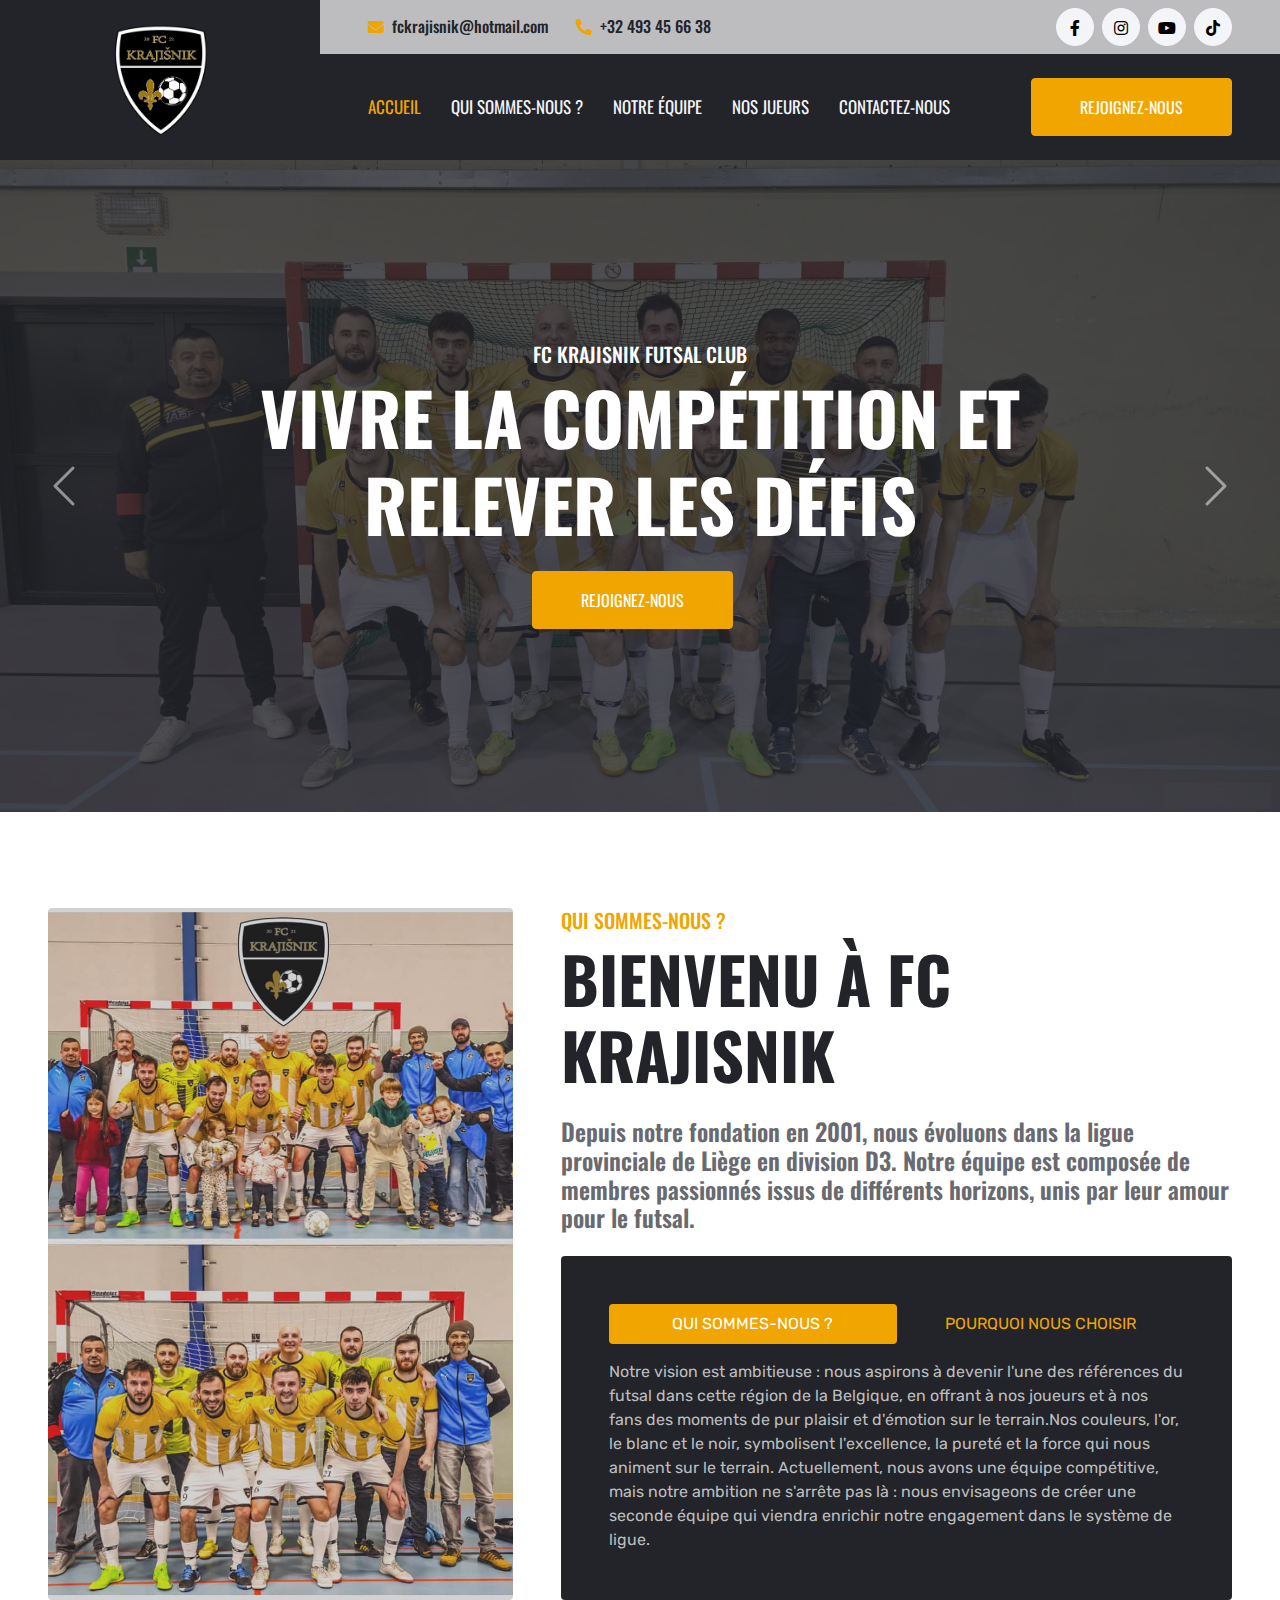
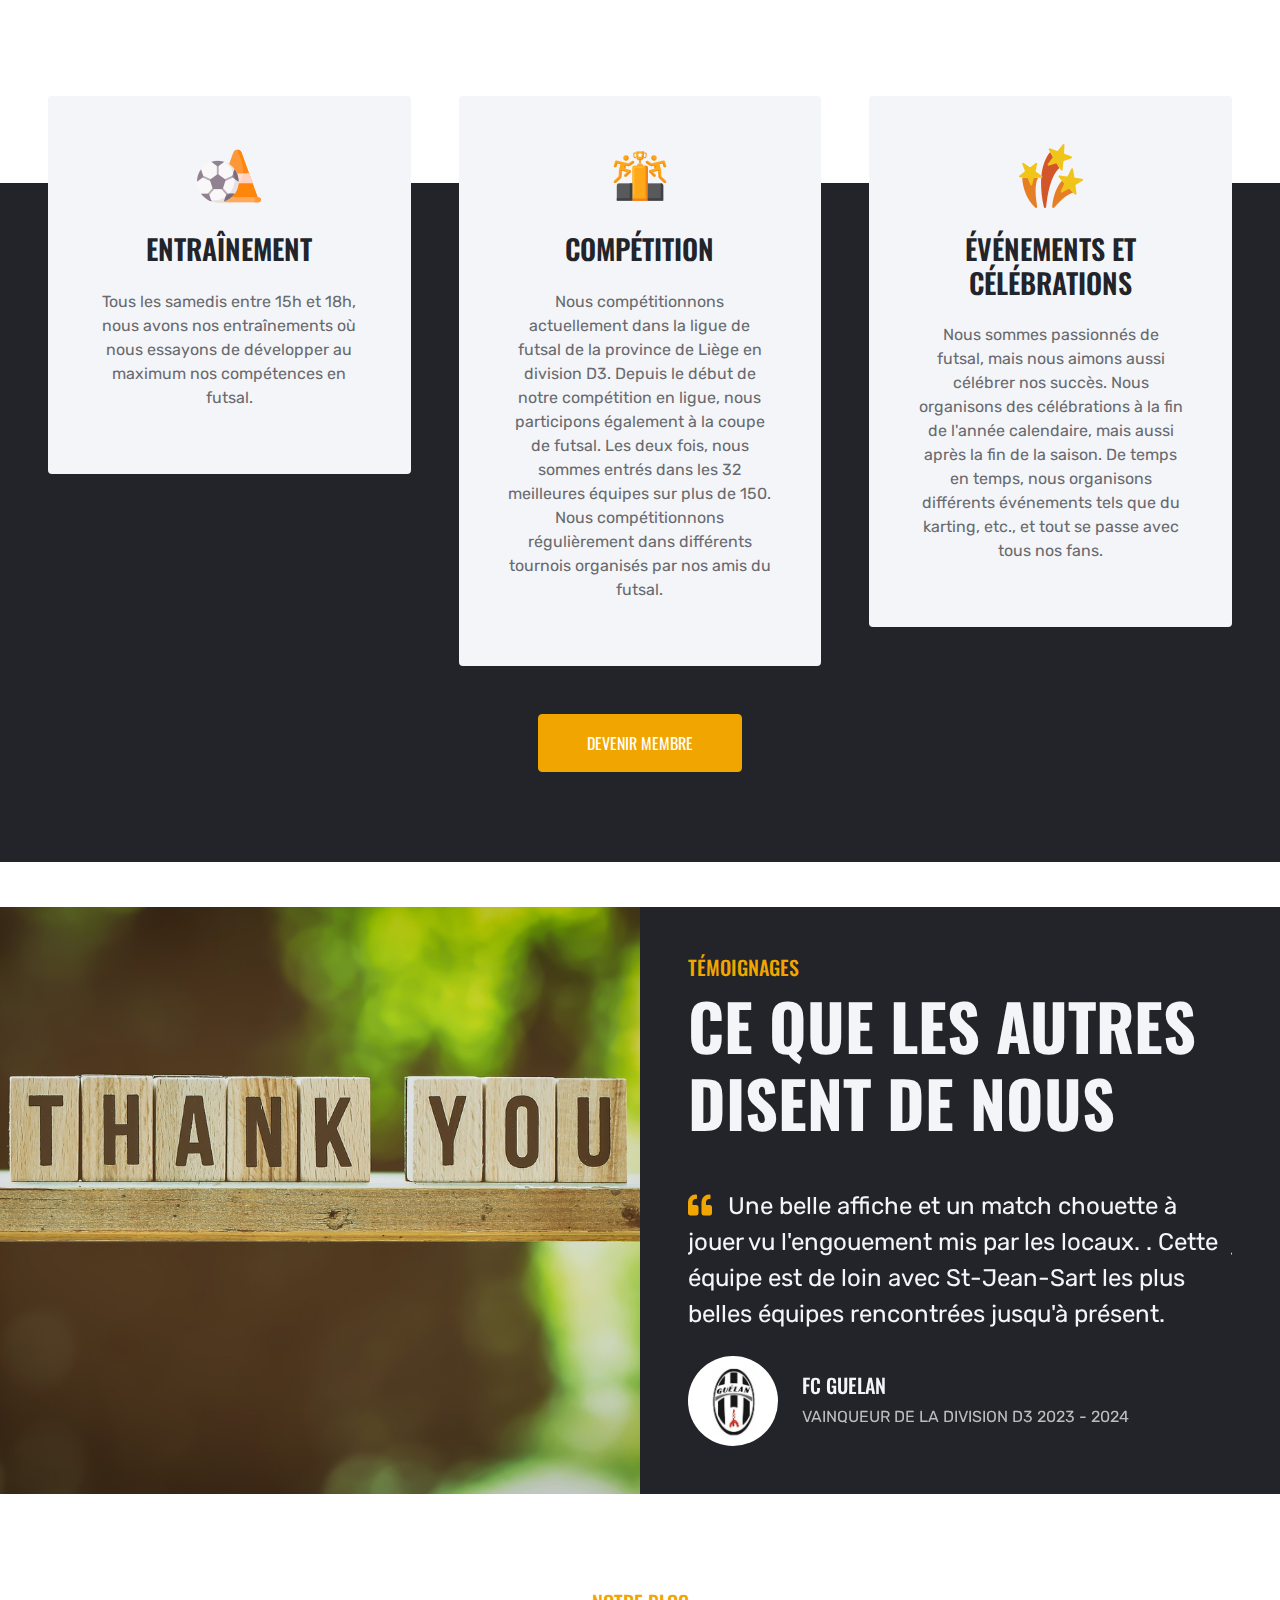
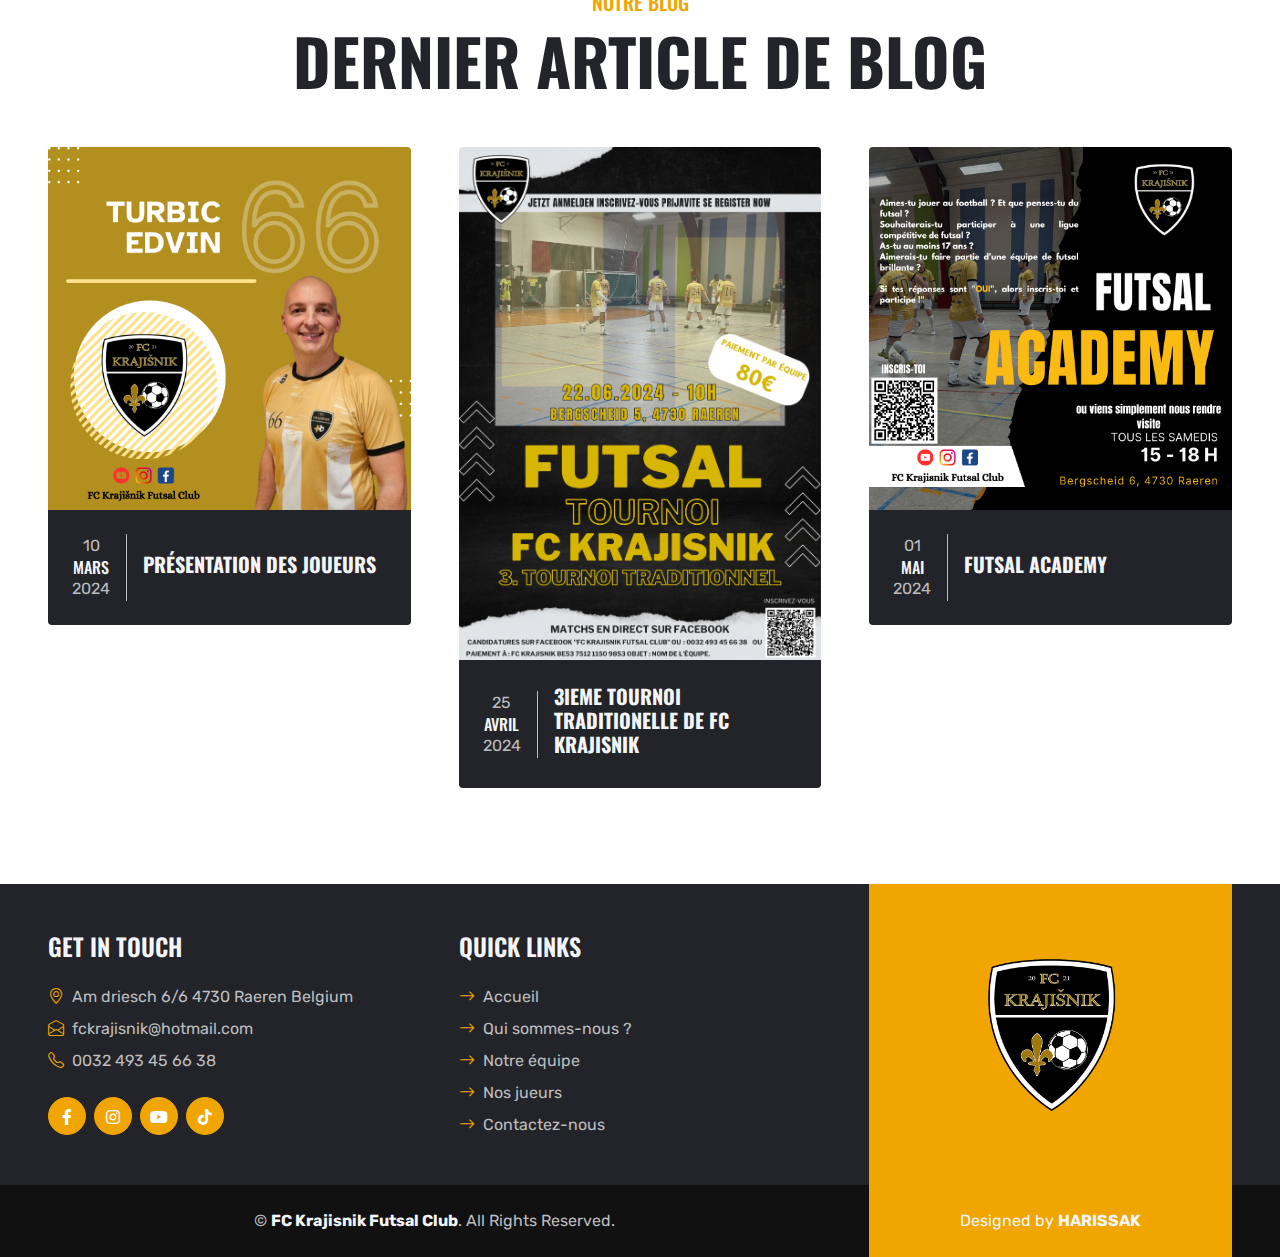
<file: index.html>
<!DOCTYPE html>
<html lang="en">

<head>
    <meta charset="utf-8">
    <title>FC KRAJISNIK Futsal Club</title>
    <meta content="width=device-width, initial-scale=1.0" name="viewport">

    <!-- Favicon -->
    <link href="img/logo.png" rel="icon">

    <!-- Google Web Fonts -->
    <link rel="preconnect" href="https://fonts.gstatic.com">
    <link href="https://fonts.googleapis.com/css2?family=Oswald:wght@400;500;600;700&family=Rubik&display=swap" rel="stylesheet"> 

    <!-- Icon Font Stylesheet -->
    <link href="https://cdnjs.cloudflare.com/ajax/libs/font-awesome/5.15.0/css/all.min.css" rel="stylesheet">
    <link href="https://cdn.jsdelivr.net/npm/bootstrap-icons@1.4.1/font/bootstrap-icons.css" rel="stylesheet">
    <link href="lib/flaticon/font/flaticon.css" rel="stylesheet">

    <!-- Libraries Stylesheet -->
    <link href="lib/owlcarousel/assets/owl.carousel.min.css" rel="stylesheet">

    <!-- Customized Bootstrap Stylesheet -->
    <link href="css/bootstrap.min.css" rel="stylesheet">

    <!-- Template Stylesheet -->
    <link href="css/style.css" rel="stylesheet">
</head>

<body>
    <!-- Header Start -->
    <div class="container-fluid bg-dark px-0">
        <div class="row gx-0">
            <div class="col-lg-3 bg-dark d-none d-lg-block">
                <a href="index.html" class="navbar-brand w-100 h-100 m-0 p-0 d-flex align-items-center justify-content-center">
                    <!-- <h1 class="m-0 display-4 text-primary text-uppercase">FC KRAJISNIK </h1> -->
                    <img class="logo-navbar" src="img/logo.png">
                </a>
            </div>
            <div class="col-lg-9">
                <div class="row gx-0 bg-secondary d-none d-lg-flex">
                    <div class="col-lg-7 px-5 text-start">
                        <div class="h-100 d-inline-flex align-items-center py-2 me-4">
                            <i class="fa fa-envelope text-primary me-2"></i>
                            <h6 class="mb-0">fckrajisnik@hotmail.com</h6>
                        </div>
                        <div class="h-100 d-inline-flex align-items-center py-2">
                            <i class="fa fa-phone-alt text-primary me-2"></i>
                            <h6 class="mb-0">+32 493 45 66 38</h6>
                        </div>
                    </div>
                    <div class="col-lg-5 px-5 text-end">
                        <div class="d-inline-flex align-items-center py-2">
                            <a class="btn btn-light btn-square rounded-circle me-2" href="https://www.facebook.com/profile.php?id=100076185484762">
                                <i class="fab fa-facebook-f"></i>
                            </a>
                            <a class="btn btn-light btn-square rounded-circle me-2" href="https://www.instagram.com/fc_krajisnik/">
                                <i class="fab fa-instagram"></i>
                            </a>
                            <a class="btn btn-light btn-square rounded-circle me-2" href="https://www.youtube.com/@fckrajisnik1203">
                                <i class="fab fa-youtube"></i>
                            </a>                            
                            <a class="btn btn-light btn-square rounded-circle" href="https://www.tiktok.com/@fckrajisnik"> 
                                <i class="fab fa-tiktok"></i> 
                            </a>
                        </div>
                    </div>
                </div>
                <nav class="navbar navbar-expand-lg bg-dark navbar-dark p-3 p-lg-0 px-lg-5">
                    <a href="index.html" class="menu-mobile navbar-brand d-block d-lg-none">
                        <!-- <h1 class="m-0 display-4 text-primary text-uppercase">FC KRAJISNIK</h1> -->
                        <img class="mobile-logo" src="img/logo.png">
                    </a>
                    <button type="button" class="navbar-toggler" data-bs-toggle="collapse" data-bs-target="#navbarCollapse">
                        <span class="navbar-toggler-icon"></span>
                    </button>
                    <div class="collapse navbar-collapse justify-content-between" id="navbarCollapse">
                        <div class="navbar-nav mr-auto py-0">
                            <a href="index.html" class="nav-item nav-link active">Accueil</a>
                            <a href="about.html" class="nav-item nav-link">Qui sommes-nous ?</a>
                            <a href="team.html" class="nav-item nav-link">Notre équipe</a>
                            <a href="players.html" class="nav-item nav-link">Nos jueurs</a>
                            <a href="contact.html" class="nav-item nav-link">Contactez-nous</a>
                        </div>
                        <a href="contact.html" class="btn btn-primary py-md-3 px-md-5 d-none d-lg-block">Rejoignez-nous</a>
                    </div>
                </nav>
            </div>
        </div>
    </div>
    <!-- Header End -->


    <!-- Carousel Start -->
    <div class="container-fluid p-0 mb-5">
        <div id="header-carousel" class="carousel slide" data-bs-ride="carousel">
            <div class="carousel-inner">
                <div class="carousel-item active">
                    <img class="w-100" src="img/match.jpg" alt="Image">
                    <div class="carousel-caption d-flex flex-column align-items-center justify-content-center">
                        <div class="p-3" style="max-width: 900px;">
                            <h5 class="text-white text-uppercase">FC Krajisnik Futsal Club</h5>
                            <h1 class="display-2 text-white text-uppercase mb-md-4">Vivre la compétition et relever les défis</h1>
                            <a href="contact.html" class="btn btn-primary py-md-3 px-md-5 me-3">Rejoignez-nous</a>
                        </div>
                    </div>
                </div>
                <div class="carousel-item">
                    <img class="w-100" src="img/training.jpg" alt="Image">
                    <div class="carousel-caption d-flex flex-column align-items-center justify-content-center">
                        <div class="p-3" style="max-width: 900px;">
                            <h5 class="text-white text-uppercase">FC Krajisnik Futsal Club</h5>
                            <h1 class="display-2 text-white text-uppercase mb-md-4">Apprendre et devenir le meilleur en futsal</h1>
                            <a href="contact.html" class="btn btn-primary py-md-3 px-md-5 me-3">Rejoignez-nous</a>
                        </div>
                    </div>
                </div>
                <div class="carousel-item">
                    <img class="w-100" src="img/winner.jpg" alt="Image">
                    <div class="carousel-caption d-flex flex-column align-items-center justify-content-center">
                        <div class="p-3" style="max-width: 900px;">
                            <h5 class="text-white text-uppercase">FC Krajisnik Futsal Club</h5>
                            <h1 class="display-2 text-white text-uppercase mb-md-4">Remporter les trophées</h1>
                            <a href="contact.html" class="btn btn-primary py-md-3 px-md-5 me-3">Rejoignez-nous</a>
                        </div>
                    </div>
                </div>
            </div>
            <button class="carousel-control-prev" type="button" data-bs-target="#header-carousel"
                data-bs-slide="prev">
                <span class="carousel-control-prev-icon" aria-hidden="true"></span>
                <span class="visually-hidden">Previous</span>
            </button>
            <button class="carousel-control-next" type="button" data-bs-target="#header-carousel"
                data-bs-slide="next">
                <span class="carousel-control-next-icon" aria-hidden="true"></span>
                <span class="visually-hidden">Next</span>
            </button>
        </div>
    </div>
    <!-- Carousel End -->


    <!-- About Start -->
    <div class="container-fluid p-5">
        <div class="row gx-5">
            <div class="col-lg-5 mb-5 mb-lg-0 no-image-mobile" style="min-height: 500px;">
                <div class="position-relative h-100">
                    <img class="position-absolute w-100 h-100 rounded" src="img/about.jpg" style="object-fit: cover;">
                </div>
            </div>
            <div class="col-lg-7">
                <div class="mb-4">
                    <h5 class="text-primary text-uppercase">Qui sommes-nous ?</h5>
                    <h1 class="display-3 text-uppercase mb-0">Bienvenu à FC Krajisnik</h1>
                </div>
                <h4 class="text-body mb-4">Depuis notre fondation en 2001, nous évoluons dans la ligue provinciale de Liège en division D3. Notre équipe est composée de membres passionnés issus de différents horizons, unis par leur amour pour le futsal.</h4>
                 <div class="rounded bg-dark p-5">
                    <ul class="nav nav-pills justify-content-between mb-3">
                        <li class="nav-item w-50">
                            <a class="nav-link text-uppercase text-center w-100 active" data-bs-toggle="pill" href="#pills-1">Qui sommes-nous ?</a>
                        </li>
                        <li class="nav-item w-50">
                                <a class="nav-link text-uppercase text-center w-100" data-bs-toggle="pill" href="#pills-2">Pourquoi Nous Choisir</a>
                        </li>
                    </ul>
                    <div class="tab-content">
                        <div class="tab-pane fade show active" id="pills-1">
                            <p class="text-secondary mb-0">Notre vision est ambitieuse : nous aspirons à devenir l'une des références du futsal dans cette région de la Belgique, en offrant à nos joueurs et à nos fans des moments de pur plaisir et d'émotion sur le terrain.Nos couleurs, l'or, le blanc et le noir, symbolisent l'excellence, la pureté et la force qui nous animent sur le terrain. Actuellement, nous avons une équipe compétitive, mais notre ambition ne s'arrête pas là : nous envisageons de créer une seconde équipe qui viendra enrichir notre engagement dans le système de ligue.</p>
                        </div>
                        <div class="tab-pane fade" id="pills-2">
                            <p class="text-secondary mb-0">Nous sommes une équipe jeune et ambitieuse, aspirant à devenir la référence dans notre discipline. Nos rendez-vous hebdomadaires sur le terrain, que ce soient les matchs palpitants ou les entraînements intenses, témoignent de notre engagement indéfectible envers notre passion. Mais au-delà du futsal, c'est notre union et notre solidarité qui font notre force. Nous formons une véritable famille, où chacun apporte sa contribution à notre quête commune de succès. Ensemble, nous rêvons grand et nous travaillons dur pour concrétiser nos ambitions, convaincus que rien ne peut nous arrêter lorsque nous sommes unis.</p>
                        </div>
                    </div>
                </div>
            </div>
        </div>
    </div>
    <!-- About End -->


    <!-- Programe Start -->
    <div class="container-fluid programe position-relative px-5 mt-5" style="margin-bottom: 135px;">
        <div class="row g-5 gb-5">
            <div class="col-lg-4 col-md-6">
                <div class="bg-light rounded text-center p-5">
                    <img src="/lib/soccer.png"></img>
                    <h3 class="text-uppercase my-4">Entraînement</h3>
                    <p>Tous les samedis entre 15h et 18h, nous avons nos entraînements où nous essayons de développer au maximum nos compétences en futsal.</p>
                </div>
            </div>
            <div class="col-lg-4 col-md-6">
                <div class="bg-light rounded text-center p-5">
                    <img src="/lib/competition.png"></img>
                    <h3 class="text-uppercase my-4">Compétition</h3>
                    <p>Nous compétitionnons actuellement dans la ligue de futsal de la province de Liège en division D3. Depuis le début de notre compétition en ligue, nous participons également à la coupe de futsal. Les deux fois, nous sommes entrés dans les 32 meilleures équipes sur plus de 150. Nous compétitionnons régulièrement dans différents tournois organisés par nos amis du futsal.</p>
                </div>
            </div>
            <div class="col-lg-4 col-md-6">
                <div class="bg-light rounded text-center p-5">
                    <img src="/lib/party.png"></img>
                    <h3 class="text-uppercase my-4">Événements et Célébrations</h3>
                    <p>Nous sommes passionnés de futsal, mais nous aimons aussi célébrer nos succès. Nous organisons des célébrations à la fin de l'année calendaire, mais aussi après la fin de la saison. De temps en temps, nous organisons différents événements tels que du karting, etc., et tout se passe avec tous nos fans.</p>
                </div>
            </div>
            <div class="col-lg-12 col-md-6 text-center">
                <a href="contact.html" class="btn btn-primary py-3 px-5">Devenir Membre</a>
            </div>
        </div>
    </div>
    <!-- Programe Start -->    


    <!-- Testimonial Start -->
    <div class="container-fluid p-0 my-5">
        <div class="row g-0">
            <div class="col-lg-6 no-image-mobile" style="min-height: 500px;">
                <div class="position-relative h-100">
                    <img class="position-absolute w-100 h-100" src="img/thankyou.jpg" style="object-fit: cover;">
                </div>
            </div>
            <div class="col-lg-6 bg-dark p-5">
                <div class="mb-5">
                    <h5 class="text-primary text-uppercase">Témoignages</h5>
                    <h1 class="display-3 text-uppercase text-light mb-0">Ce Que Les Autres Disent De Nous</h1>
                </div>
                <div class="owl-carousel testimonial-carousel">
                    <div class="testimonial-item">
                        <p class="fs-4 fw-normal text-light mb-4"><i class="fa fa-quote-left text-primary me-3"></i>Une belle affiche et un match chouette à jouer vu l'engouement mis par les locaux. . Cette équipe est de loin avec St-Jean-Sart les plus belles équipes rencontrées jusqu'à présent.</p>
                        <div class="d-flex align-items-center">
                            <img class="img-fluid rounded-circle" src="img/fcguelan.jpg" alt="">
                            <div class="ps-4">
                                <h5 class="text-uppercase text-light">FC Guelan</h5>
                                <span class="text-uppercase text-secondary">Vainqueur de la division D3 2023 - 2024</span>
                            </div>
                        </div>
                    </div>
                  
                </div>
            </div>
        </div>
    </div>
    <!-- Testimonial End -->


    <!-- Blog Start -->
    <div class="container-fluid p-5">
        <div class="mb-5 text-center">
            <h5 class="text-primary text-uppercase">Notre Blog</h5>
            <h1 class="display-3 text-uppercase mb-0">Dernier Article de Blog</h1>
        </div>
        <div class="row g-5">
            <div class="col-lg-4">
                <div class="blog-item">
                    <div class="position-relative overflow-hidden rounded-top">
                        <img class="img-fluid" src="img/presentation.png" alt="">
                    </div>
                    <div class="bg-dark d-flex align-items-center rounded-bottom p-4">
                        <div class="flex-shrink-0 text-center text-secondary border-end border-secondary pe-3 me-3">
                            <span>10</span>
                            <h6 class="text-light text-uppercase mb-0">Mars</h6>
                            <span>2024</span>
                        </div>
                        <a class="h5 text-uppercase text-light" href="">Présentation des joueurs</h4></a>
                    </div>
                </div>
            </div>
            <div class="col-lg-4">
                <div class="blog-item">
                    <div class="position-relative overflow-hidden rounded-top">
                        <img class="img-fluid" src="img/tournoi.png" alt="">
                    </div>
                    <div class="bg-dark d-flex align-items-center rounded-bottom p-4">
                        <div class="flex-shrink-0 text-center text-secondary border-end border-secondary pe-3 me-3">
                            <span>25</span>
                            <h6 class="text-light text-uppercase mb-0">Avril</h6>
                            <span>2024</span>
                        </div>
                        <a class="h5 text-uppercase text-light" href="">3ieme Tournoi Traditionelle de FC Krajisnik</h4></a>
                    </div>
                </div>
            </div>
            <div class="col-lg-4">
                <div class="blog-item">
                    <div class="position-relative overflow-hidden rounded-top">
                        <img class="img-fluid" src="img/academy.png" alt="">
                    </div>
                    <div class="bg-dark d-flex align-items-center rounded-bottom p-4">
                        <div class="flex-shrink-0 text-center text-secondary border-end border-secondary pe-3 me-3">
                            <span>01</span>
                            <h6 class="text-light text-uppercase mb-0">Mai</h6>
                            <span>2024</span>
                        </div>
                        <a class="h5 text-uppercase text-light" href="">FUTSAL ACADEMY</h4></a>
                    </div>
                </div>
            </div>
        </div>
    </div>
    <!-- Blog End -->
    

    <!-- Footer Start -->
    <div class="container-fluid bg-dark text-secondary px-5 mt-5">
        <div class="row gx-5">
            <div class="col-lg-12 col-md-6">
                <div class="row gx-5">
                    <div class="col-lg-4 col-md-12 pt-5 mb-5">
                        <h4 class="text-uppercase text-light mb-4">Get In Touch</h4>
                        <div class="d-flex mb-2">
                            <i class="bi bi-geo-alt text-primary me-2"></i>
                            <p class="mb-0">Am driesch 6/6 4730 Raeren Belgium</p>
                        </div>
                        <div class="d-flex mb-2">
                            <i class="bi bi-envelope-open text-primary me-2"></i>
                            <p class="mb-0">fckrajisnik@hotmail.com</p>
                        </div>
                        <div class="d-flex mb-2">
                            <i class="bi bi-telephone text-primary me-2"></i>
                            <p class="mb-0">0032 493 45 66 38</p>
                        </div>
                        <div class="d-flex mt-4">
                            <a class="btn btn-primary btn-square rounded-circle me-2" href="https://www.facebook.com/profile.php?id=100076185484762"><i class="fab fa-facebook-f"></i></a>
                            <a class="btn btn-primary btn-square rounded-circle me-2" href="https://www.instagram.com/fc_krajisnik/"><i class="fab fa-instagram"></i></a>
                            <a class="btn btn-primary btn-square rounded-circle me-2" href="https://www.youtube.com/@fckrajisnik1203"> <i class="fab fa-youtube"></i> </a>
                            <a class="btn btn-primary btn-square rounded-circle me-2" href="https://www.tiktok.com/@fckrajisnik"> <i class="fab fa-tiktok"></i> </a>
                        </div>
                    </div>
                    <div class="col-lg-4 col-md-12 pt-0 pt-lg-5 mb-5">
                        <h4 class="text-uppercase text-light mb-4">Quick Links</h4>
                        <div class="d-flex flex-column justify-content-start">
                            <a class="text-secondary mb-2" href="index.html"><i class="bi bi-arrow-right text-primary me-2"></i>Accueil</a>
                            <a class="text-secondary mb-2" href="about.html"><i class="bi bi-arrow-right text-primary me-2"></i>Qui sommes-nous ?</a>
                            <a class="text-secondary mb-2" href="team"><i class="bi bi-arrow-right text-primary me-2"></i>Notre équipe</a>
                            <a class="text-secondary mb-2" href="players.html"><i class="bi bi-arrow-right text-primary me-2"></i>Nos jueurs</a>
                            <a class="text-secondary" href="contact.html"><i class="bi bi-arrow-right text-primary me-2"></i>Contactez-nous</a>
                        </div>
                    </div>
                    <div class="col-lg-4 col-md-6">
                        <div class="d-flex flex-column align-items-center justify-content-center text-center h-100 bg-primary p-5">
                            <img class="logo-navbar w-50" src="img/logo.png">
                        </div>
                    </div>
                    
                </div>
            </div>
            
        </div>
    </div>
    <div class="container-fluid py-4 py-lg-0 px-5" style="background: #111111;">
        <div class="row gx-5">
            <div class="col-lg-8">
                <div class="py-lg-4 text-center">
                    <p class="text-secondary mb-0">&copy; <a class="text-light fw-bold" href="#">FC Krajisnik Futsal Club</a>. All Rights Reserved.</p>
                </div>
            </div>
            <div class="col-lg-4">
                <div class="py-lg-4 text-center credit">
                    <p class="text-light mb-0">Designed by <a class="text-light fw-bold" href="https://htmlcodex.com">HARISSAK</a></p>
                </div>
            </div>
        </div>
    </div>
    <!-- Footer End -->


    <!-- Back to Top -->
    <a href="#" class="btn btn-dark py-3 fs-4 back-to-top"><i class="bi bi-arrow-up"></i></a>


    <!-- JavaScript Libraries -->
    <script src="https://code.jquery.com/jquery-3.4.1.min.js"></script>
    <script src="https://cdn.jsdelivr.net/npm/bootstrap@5.0.0/dist/js/bootstrap.bundle.min.js"></script>
    <script src="lib/easing/easing.min.js"></script>
    <script src="lib/waypoints/waypoints.min.js"></script>
    <script src="lib/counterup/counterup.min.js"></script>
    <script src="lib/owlcarousel/owl.carousel.min.js"></script>

    <!-- Template Javascript -->
    <script src="js/main.js"></script>
</body>

</html>
</file>
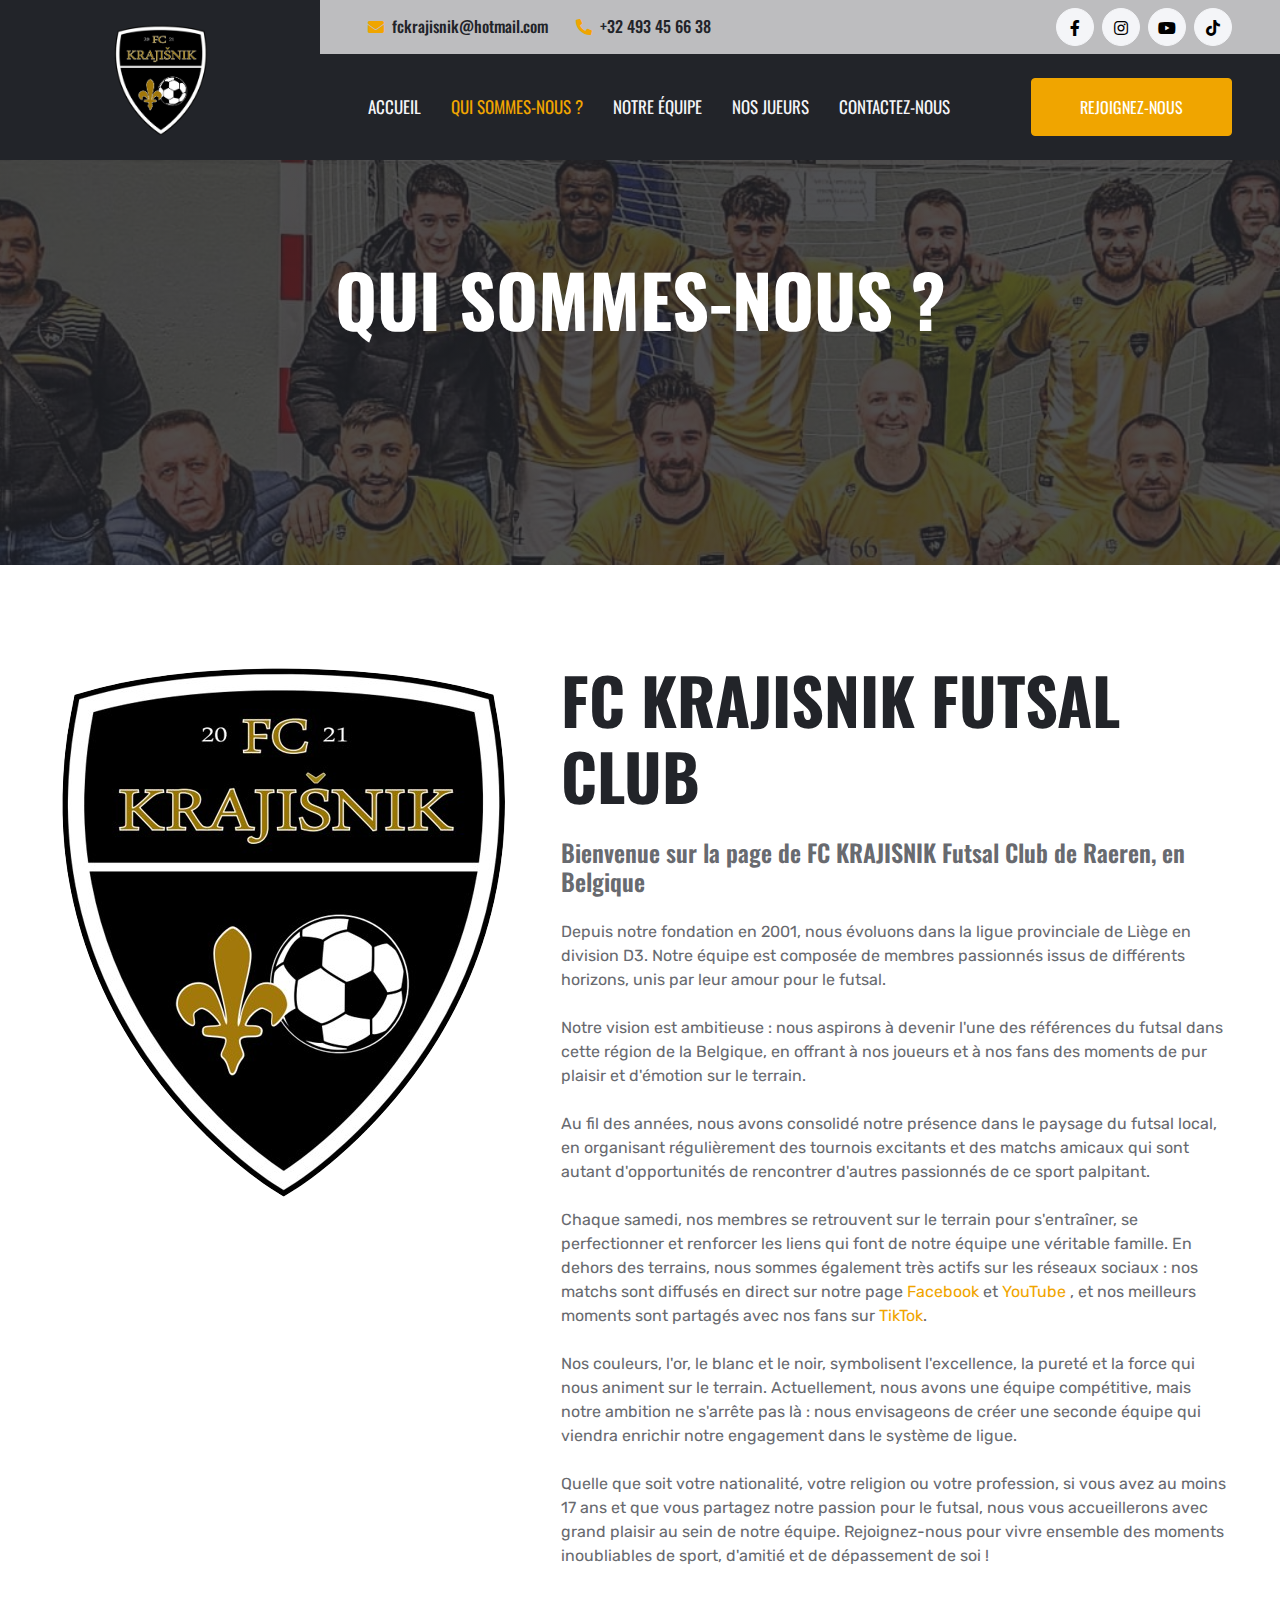
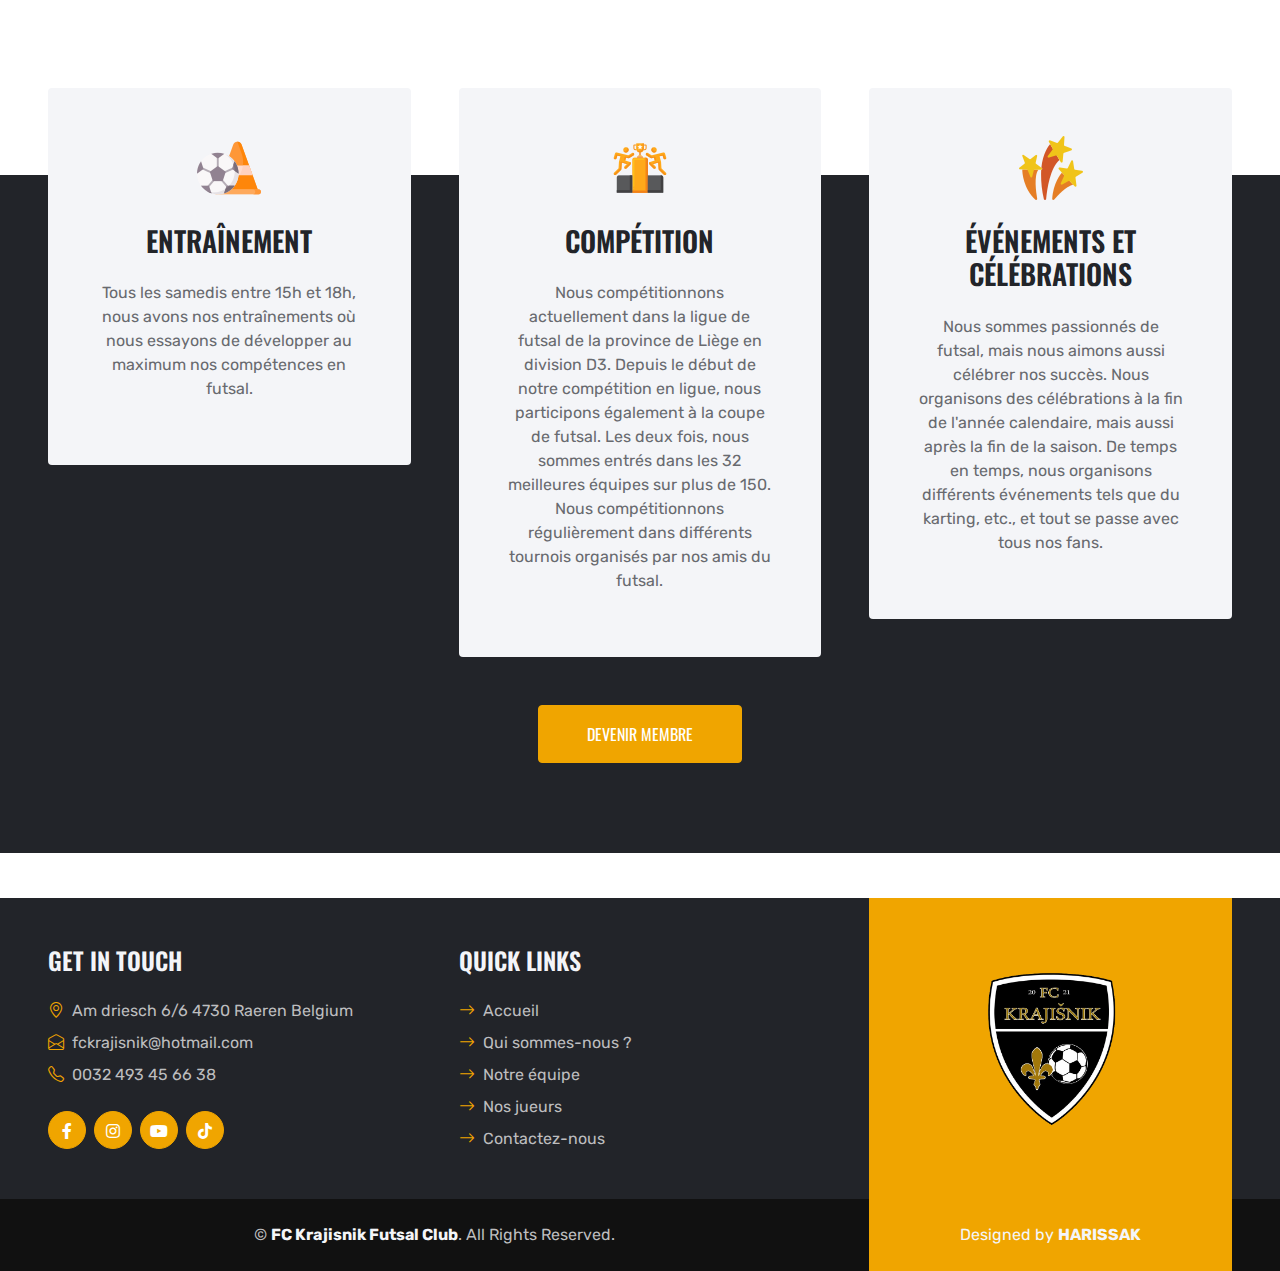
<file: about.html>
<!DOCTYPE html>
<html lang="en">

<head>
    <meta charset="utf-8">
    <title>FC KRAJISNIK Futsal Club</title>
    <meta content="width=device-width, initial-scale=1.0" name="viewport">

    <!-- Favicon -->
    <link href="img/logo.png" rel="icon">

    <!-- Google Web Fonts -->
    <link rel="preconnect" href="https://fonts.gstatic.com">
    <link href="https://fonts.googleapis.com/css2?family=Oswald:wght@400;500;600;700&family=Rubik&display=swap" rel="stylesheet"> 

    <!-- Icon Font Stylesheet -->
    <link href="https://cdnjs.cloudflare.com/ajax/libs/font-awesome/5.15.0/css/all.min.css" rel="stylesheet">
    <link href="https://cdn.jsdelivr.net/npm/bootstrap-icons@1.4.1/font/bootstrap-icons.css" rel="stylesheet">
    <link href="lib/flaticon/font/flaticon.css" rel="stylesheet">

    <!-- Libraries Stylesheet -->
    <link href="lib/owlcarousel/assets/owl.carousel.min.css" rel="stylesheet">

    <!-- Customized Bootstrap Stylesheet -->
    <link href="css/bootstrap.min.css" rel="stylesheet">

    <!-- Template Stylesheet -->
    <link href="css/style.css" rel="stylesheet">
</head>

<body>
    <!-- Header Start -->
    <div class="container-fluid bg-dark px-0">
        <div class="row gx-0">
            <div class="col-lg-3 bg-dark d-none d-lg-block">
                <a href="index.html" class="navbar-brand w-100 h-100 m-0 p-0 d-flex align-items-center justify-content-center">
                    <!-- <h1 class="m-0 display-4 text-primary text-uppercase">FC KRAJISNIK </h1> -->
                    <img class="logo-navbar" src="img/logo.png">
                </a>
            </div>
            <div class="col-lg-9">
                <div class="row gx-0 bg-secondary d-none d-lg-flex">
                    <div class="col-lg-7 px-5 text-start">
                        <div class="h-100 d-inline-flex align-items-center py-2 me-4">
                            <i class="fa fa-envelope text-primary me-2"></i>
                            <h6 class="mb-0">fckrajisnik@hotmail.com</h6>
                        </div>
                        <div class="h-100 d-inline-flex align-items-center py-2">
                            <i class="fa fa-phone-alt text-primary me-2"></i>
                            <h6 class="mb-0">+32 493 45 66 38</h6>
                        </div>
                    </div>
                    <div class="col-lg-5 px-5 text-end">
                        <div class="d-inline-flex align-items-center py-2">
                            <a class="btn btn-light btn-square rounded-circle me-2" href="https://www.facebook.com/profile.php?id=100076185484762">
                                <i class="fab fa-facebook-f"></i>
                            </a>
                            <a class="btn btn-light btn-square rounded-circle me-2" href="https://www.instagram.com/fc_krajisnik/">
                                <i class="fab fa-instagram"></i>
                            </a>
                            <a class="btn btn-light btn-square rounded-circle me-2" href="https://www.youtube.com/@fckrajisnik1203">
                                <i class="fab fa-youtube"></i>
                            </a>                            
                            <a class="btn btn-light btn-square rounded-circle" href="https://www.tiktok.com/@fckrajisnik"> 
                                <i class="fab fa-tiktok"></i> 
                            </a>
                        </div>
                    </div>
                </div>
                <nav class="navbar navbar-expand-lg bg-dark navbar-dark p-3 p-lg-0 px-lg-5">
                    <a href="index.html" class="menu-mobile navbar-brand d-block d-lg-none">
                        <!-- <h1 class="m-0 display-4 text-primary text-uppercase">FC KRAJISNIK</h1> -->
                        <img class="mobile-logo" src="img/logo.png">
                    </a>
                    <button type="button" class="navbar-toggler" data-bs-toggle="collapse" data-bs-target="#navbarCollapse">
                        <span class="navbar-toggler-icon"></span>
                    </button>
                    <div class="collapse navbar-collapse justify-content-between" id="navbarCollapse">
                        <div class="navbar-nav mr-auto py-0">
                            <a href="index.html" class="nav-item nav-link">Accueil</a>
                            <a href="about.html" class="nav-item nav-link active">Qui sommes-nous ?</a>
                            <a href="team.html" class="nav-item nav-link">Notre équipe</a>
                            <a href="players.html" class="nav-item nav-link">Nos jueurs</a>
                            <a href="contact.html" class="nav-item nav-link">Contactez-nous</a>
                        </div>
                        <a href="contact.html" class="btn btn-primary py-md-3 px-md-5 d-none d-lg-block">Rejoignez-nous</a>
                    </div>
                </nav>
            </div>
        </div>
    </div>
    <!-- Header End -->


    <!-- Hero Start -->
    <div class="big-image-navbar container-fluid bg-primary p-5 bg-hero mb-5">
        <div class="row py-5">
            <div class="col-12 text-center">
                <h1 class="display-2 text-uppercase text-white mb-md-4">Qui sommes-nous ?</h1>
            </div>
        </div>
    </div>
    <!-- Hero End -->


    <!-- About Start -->
    <div class="container-fluid p-5">
        <div class="row gx-5">
            <div class="col-lg-5 mb-5 mb-lg-0 no-image-mobile " style="min-height: 500px;">
                <div class="position-relative h-100">
                    <img class="position-absolute rounded" src="img/logo.png" style="object-fit: cover;">
                </div>
            </div>
            <div class="col-lg-7">
                <div class="mb-4">
                    <h1 class="display-3 text-uppercase mb-0">FC KRAJISNIK Futsal Club</h1>
                </div>
                <h4 class="text-body mb-4">Bienvenue sur la page de FC KRAJISNIK Futsal Club de Raeren, en Belgique</h4>
                <p class="mb-4">Depuis notre fondation en 2001, nous évoluons dans la ligue provinciale de Liège en division D3. Notre équipe est composée de membres passionnés issus de différents horizons, unis par leur amour pour le futsal.</p>
                <p class="mb-4">Notre vision est ambitieuse : nous aspirons à devenir l'une des références du futsal dans cette région de la Belgique, en offrant à nos joueurs et à nos fans des moments de pur plaisir et d'émotion sur le terrain.</p>
                <p class="mb-4">Au fil des années, nous avons consolidé notre présence dans le paysage du futsal local, en organisant régulièrement des tournois excitants et des matchs amicaux qui sont autant d'opportunités de rencontrer d'autres passionnés de ce sport palpitant.</p>
                <p class="mb-4">Chaque samedi, nos membres se retrouvent sur le terrain pour s'entraîner, se perfectionner et renforcer les liens qui font de notre équipe une véritable famille. En dehors des terrains, nous sommes également très actifs sur les réseaux sociaux : nos matchs sont diffusés en direct sur notre page <a href=""> Facebook </a> et <a href="">YouTube </a>, et nos meilleurs moments sont partagés avec nos fans sur <a href="">TikTok</a>.</p>
                <p class="mb-4">Nos couleurs, l'or, le blanc et le noir, symbolisent l'excellence, la pureté et la force qui nous animent sur le terrain. Actuellement, nous avons une équipe compétitive, mais notre ambition ne s'arrête pas là : nous envisageons de créer une seconde équipe qui viendra enrichir notre engagement dans le système de ligue.</p>
                <p class="mb-4">Quelle que soit votre nationalité, votre religion ou votre profession, si vous avez au moins 17 ans et que vous partagez notre passion pour le futsal, nous vous accueillerons avec grand plaisir au sein de notre équipe. Rejoignez-nous pour vivre ensemble des moments inoubliables de sport, d'amitié et de dépassement de soi !</p>
               
            </div>
        </div>
    </div>
    <!-- About End -->


    <!-- Programe Start -->
    <div class="container-fluid programe position-relative px-5 mt-5" style="margin-bottom: 135px;">
        <div class="row g-5 gb-5">
            <div class="col-lg-4 col-md-6">
                <div class="bg-light rounded text-center p-5">
                    <img src="/lib/soccer.png"></img>
                    <h3 class="text-uppercase my-4">Entraînement</h3>
                    <p>Tous les samedis entre 15h et 18h, nous avons nos entraînements où nous essayons de développer au maximum nos compétences en futsal.</p>
                </div>
            </div>
            <div class="col-lg-4 col-md-6">
                <div class="bg-light rounded text-center p-5">
                    <img src="/lib/competition.png"></img>
                    <h3 class="text-uppercase my-4">Compétition</h3>
                    <p>Nous compétitionnons actuellement dans la ligue de futsal de la province de Liège en division D3. Depuis le début de notre compétition en ligue, nous participons également à la coupe de futsal. Les deux fois, nous sommes entrés dans les 32 meilleures équipes sur plus de 150. Nous compétitionnons régulièrement dans différents tournois organisés par nos amis du futsal.</p>
                </div>
            </div>
            <div class="col-lg-4 col-md-6">
                <div class="bg-light rounded text-center p-5">
                    <img src="/lib/party.png"></img>
                    <h3 class="text-uppercase my-4">Événements et Célébrations</h3>
                    <p>Nous sommes passionnés de futsal, mais nous aimons aussi célébrer nos succès. Nous organisons des célébrations à la fin de l'année calendaire, mais aussi après la fin de la saison. De temps en temps, nous organisons différents événements tels que du karting, etc., et tout se passe avec tous nos fans.</p>
                </div>
            </div>
            <div class="col-lg-12 col-md-6 text-center">
                <a href="contact.html" class="btn btn-primary py-3 px-5">Devenir Membre</a>
            </div>
        </div>
    </div>
    <!-- Programe Start -->

    <!-- Footer Start -->
     <div class="container-fluid bg-dark text-secondary px-5 mt-5">
        <div class="row gx-5">
            <div class="col-lg-12 col-md-6">
                <div class="row gx-5">
                    <div class="col-lg-4 col-md-12 pt-5 mb-5">
                        <h4 class="text-uppercase text-light mb-4">Get In Touch</h4>
                        <div class="d-flex mb-2">
                            <i class="bi bi-geo-alt text-primary me-2"></i>
                            <p class="mb-0">Am driesch 6/6 4730 Raeren Belgium</p>
                        </div>
                        <div class="d-flex mb-2">
                            <i class="bi bi-envelope-open text-primary me-2"></i>
                            <p class="mb-0">fckrajisnik@hotmail.com</p>
                        </div>
                        <div class="d-flex mb-2">
                            <i class="bi bi-telephone text-primary me-2"></i>
                            <p class="mb-0">0032 493 45 66 38</p>
                        </div>
                        <div class="d-flex mt-4">
                            <a class="btn btn-primary btn-square rounded-circle me-2" href="https://www.facebook.com/profile.php?id=100076185484762"><i class="fab fa-facebook-f"></i></a>
                            <a class="btn btn-primary btn-square rounded-circle me-2" href="https://www.instagram.com/fc_krajisnik/"><i class="fab fa-instagram"></i></a>
                            <a class="btn btn-primary btn-square rounded-circle me-2" href="https://www.youtube.com/@fckrajisnik1203"> <i class="fab fa-youtube"></i> </a>
                            <a class="btn btn-primary btn-square rounded-circle me-2" href="https://www.tiktok.com/@fckrajisnik"> <i class="fab fa-tiktok"></i> </a>
                        </div>
                    </div>
                    <div class="col-lg-4 col-md-12 pt-0 pt-lg-5 mb-5">
                        <h4 class="text-uppercase text-light mb-4">Quick Links</h4>
                        <div class="d-flex flex-column justify-content-start">
                            <a class="text-secondary mb-2" href="index.html"><i class="bi bi-arrow-right text-primary me-2"></i>Accueil</a>
                            <a class="text-secondary mb-2" href="about.html"><i class="bi bi-arrow-right text-primary me-2"></i>Qui sommes-nous ?</a>
                            <a class="text-secondary mb-2" href="team"><i class="bi bi-arrow-right text-primary me-2"></i>Notre équipe</a>
                            <a class="text-secondary mb-2" href="players.html"><i class="bi bi-arrow-right text-primary me-2"></i>Nos jueurs</a>
                            <a class="text-secondary" href="contact.html"><i class="bi bi-arrow-right text-primary me-2"></i>Contactez-nous</a>
                        </div>
                    </div>
                    <div class="col-lg-4 col-md-6">
                        <div class="d-flex flex-column align-items-center justify-content-center text-center h-100 bg-primary p-5">
                            <img class="logo-navbar w-50" src="img/logo.png">
                        </div>
                    </div>
                    
                </div>
            </div>
            
        </div>
    </div>
    <div class="container-fluid py-4 py-lg-0 px-5" style="background: #111111;">
        <div class="row gx-5">
            <div class="col-lg-8">
                <div class="py-lg-4 text-center">
                    <p class="text-secondary mb-0">&copy; <a class="text-light fw-bold" href="#">FC Krajisnik Futsal Club</a>. All Rights Reserved.</p>
                </div>
            </div>
            <div class="col-lg-4">
                <div class="py-lg-4 text-center credit">
                    <p class="text-light mb-0">Designed by <a class="text-light fw-bold" href="https://htmlcodex.com">HARISSAK</a></p>
                </div>
            </div>
        </div>
    </div>
    <!-- Footer End -->


    <!-- Back to Top -->
    <a href="#" class="btn btn-dark py-3 fs-4 back-to-top"><i class="bi bi-arrow-up"></i></a>


    <!-- JavaScript Libraries -->
    <script src="https://code.jquery.com/jquery-3.4.1.min.js"></script>
    <script src="https://cdn.jsdelivr.net/npm/bootstrap@5.0.0/dist/js/bootstrap.bundle.min.js"></script>
    <script src="lib/easing/easing.min.js"></script>
    <script src="lib/waypoints/waypoints.min.js"></script>
    <script src="lib/counterup/counterup.min.js"></script>
    <script src="lib/owlcarousel/owl.carousel.min.js"></script>

    <!-- Template Javascript -->
    <script src="js/main.js"></script>
</body>

</html>
</file>
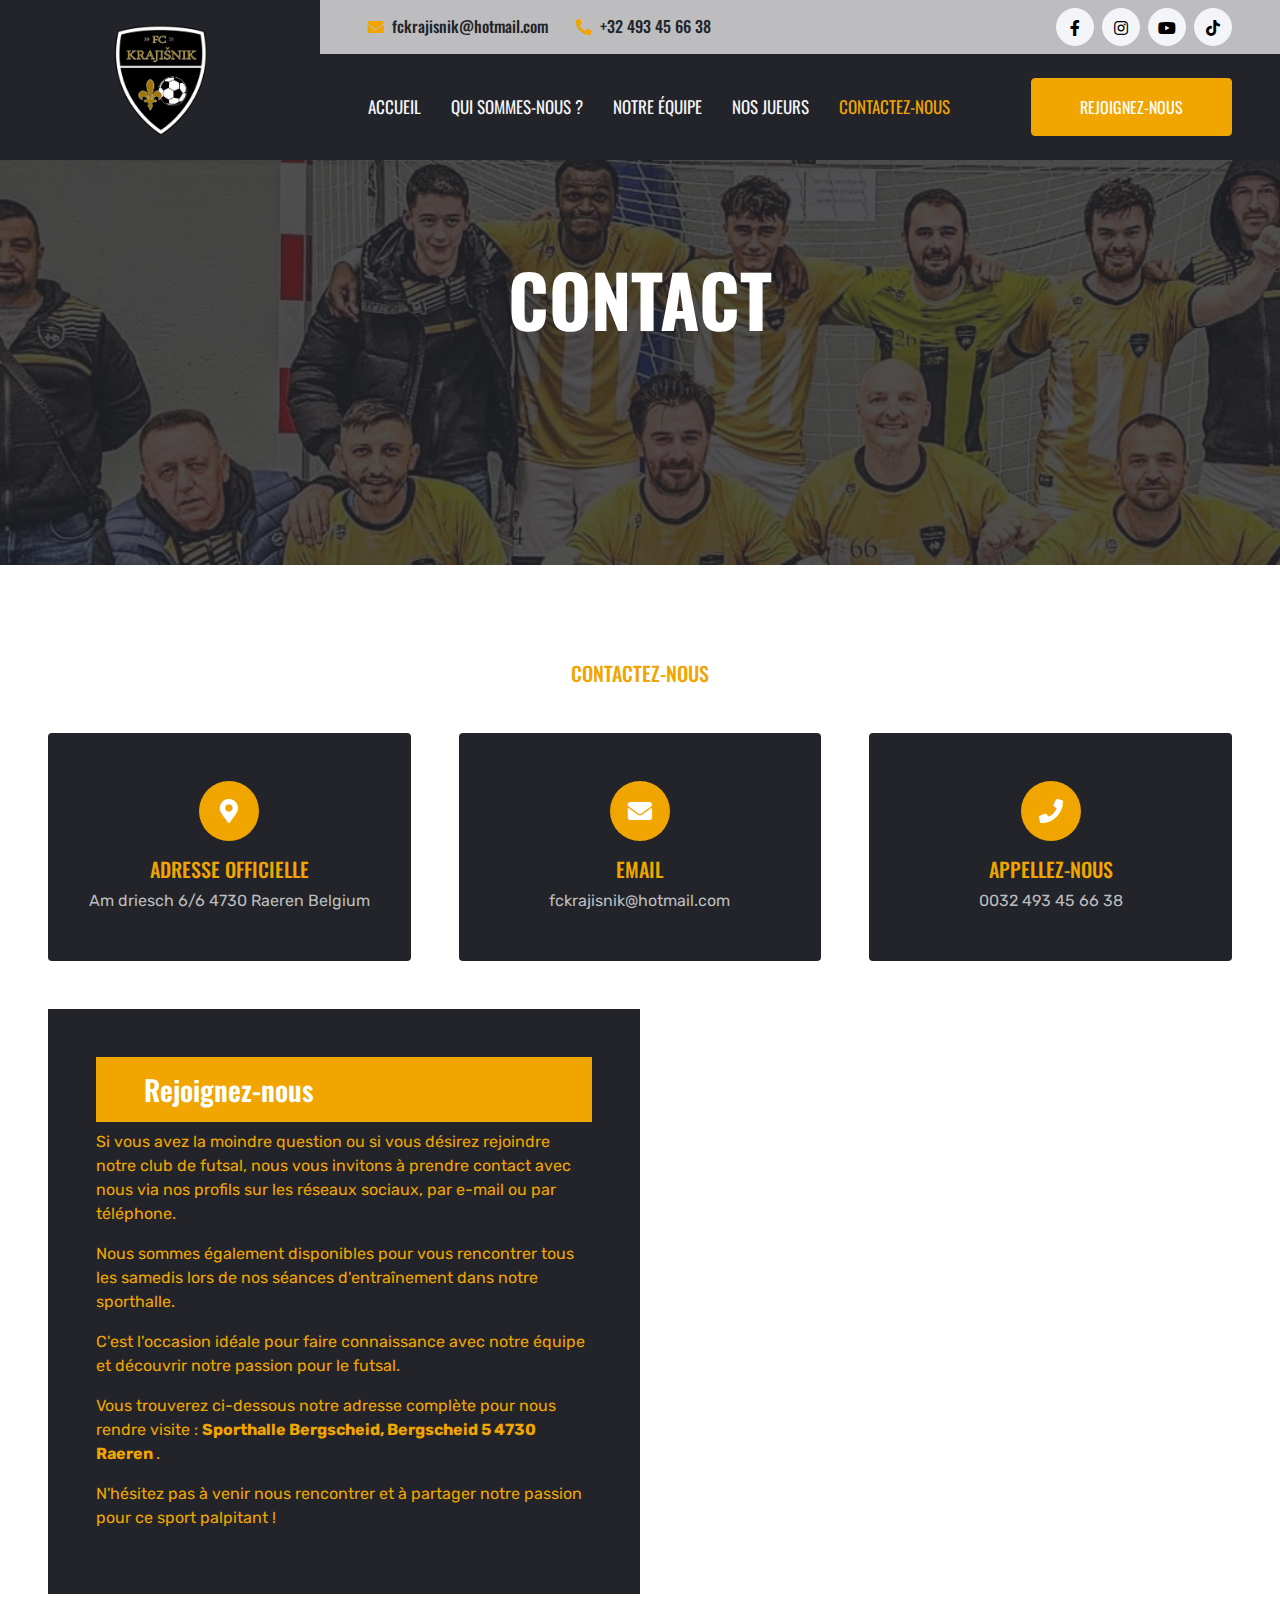
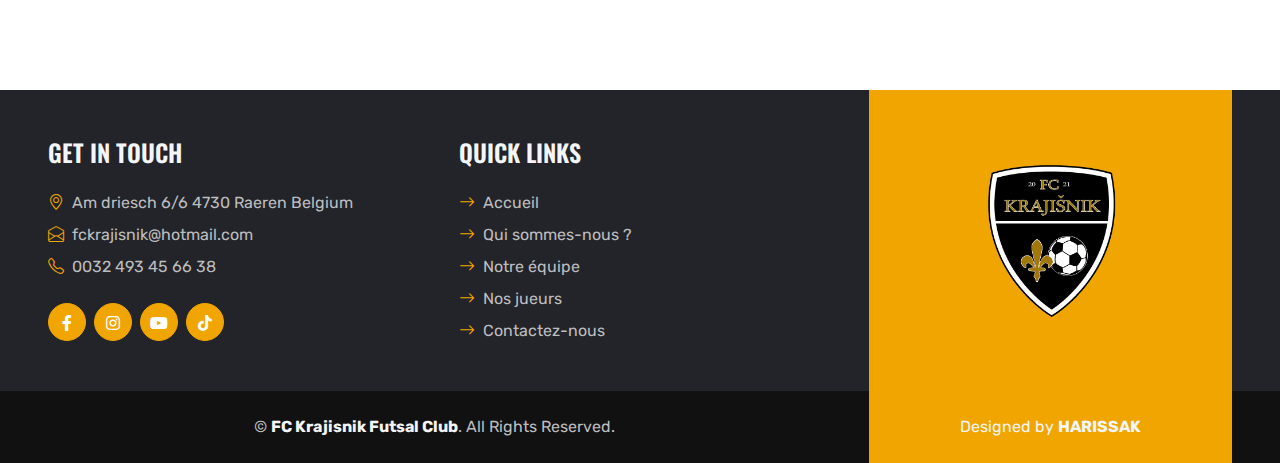
<file: contact.html>
<!DOCTYPE html>
<html lang="en">

<head>
    <meta charset="utf-8">
    <title>FC KRAJISNIK Futsal Club</title>
    <meta content="width=device-width, initial-scale=1.0" name="viewport">

    <!-- Favicon -->
    <link href="img/logo.png" rel="icon">

    <!-- Google Web Fonts -->
    <link rel="preconnect" href="https://fonts.gstatic.com">
    <link href="https://fonts.googleapis.com/css2?family=Oswald:wght@400;500;600;700&family=Rubik&display=swap" rel="stylesheet"> 

    <!-- Icon Font Stylesheet -->
    <link href="https://cdnjs.cloudflare.com/ajax/libs/font-awesome/5.15.0/css/all.min.css" rel="stylesheet">
    <link href="https://cdn.jsdelivr.net/npm/bootstrap-icons@1.4.1/font/bootstrap-icons.css" rel="stylesheet">
    <link href="lib/flaticon/font/flaticon.css" rel="stylesheet">

    <!-- Libraries Stylesheet -->
    <link href="lib/owlcarousel/assets/owl.carousel.min.css" rel="stylesheet">

    <!-- Customized Bootstrap Stylesheet -->
    <link href="css/bootstrap.min.css" rel="stylesheet">

    <!-- Template Stylesheet -->
    <link href="css/style.css" rel="stylesheet">
</head>

<body>
    <!-- Header Start -->
    <div class="container-fluid bg-dark px-0">
        <div class="row gx-0">
            <div class="col-lg-3 bg-dark d-none d-lg-block">
                <a href="index.html" class="navbar-brand w-100 h-100 m-0 p-0 d-flex align-items-center justify-content-center">
                    <!-- <h1 class="m-0 display-4 text-primary text-uppercase">FC KRAJISNIK </h1> -->
                    <img class="logo-navbar" src="img/logo.png">
                </a>
            </div>
            <div class="col-lg-9">
                <div class="row gx-0 bg-secondary d-none d-lg-flex">
                    <div class="col-lg-7 px-5 text-start">
                        <div class="h-100 d-inline-flex align-items-center py-2 me-4">
                            <i class="fa fa-envelope text-primary me-2"></i>
                            <h6 class="mb-0">fckrajisnik@hotmail.com</h6>
                        </div>
                        <div class="h-100 d-inline-flex align-items-center py-2">
                            <i class="fa fa-phone-alt text-primary me-2"></i>
                            <h6 class="mb-0">+32 493 45 66 38</h6>
                        </div>
                    </div>
                    <div class="col-lg-5 px-5 text-end">
                        <div class="d-inline-flex align-items-center py-2">
                            <a class="btn btn-light btn-square rounded-circle me-2" href="https://www.facebook.com/profile.php?id=100076185484762">
                                <i class="fab fa-facebook-f"></i>
                            </a>
                            <a class="btn btn-light btn-square rounded-circle me-2" href="https://www.instagram.com/fc_krajisnik/">
                                <i class="fab fa-instagram"></i>
                            </a>
                            <a class="btn btn-light btn-square rounded-circle me-2" href="https://www.youtube.com/@fckrajisnik1203">
                                <i class="fab fa-youtube"></i>
                            </a>                            
                            <a class="btn btn-light btn-square rounded-circle" href="https://www.tiktok.com/@fckrajisnik"> 
                                <i class="fab fa-tiktok"></i> 
                            </a>
                        </div>
                    </div>
                </div>
                <nav class="navbar navbar-expand-lg bg-dark navbar-dark p-3 p-lg-0 px-lg-5">
                    <a href="index.html" class="menu-mobile navbar-brand d-block d-lg-none">
                        <!-- <h1 class="m-0 display-4 text-primary text-uppercase">FC KRAJISNIK</h1> -->
                        <img href="index.html" class="mobile-logo" src="img/logo.png">
                    </a>
                    <button type="button" class="navbar-toggler" data-bs-toggle="collapse" data-bs-target="#navbarCollapse">
                        <span class="navbar-toggler-icon"></span>
                    </button>
                    <div class="collapse navbar-collapse justify-content-between" id="navbarCollapse">
                        <div class="navbar-nav mr-auto py-0">
                            <a href="index.html" class="nav-item nav-link">Accueil</a>
                            <a href="about.html" class="nav-item nav-link">Qui sommes-nous ?</a>
                            <a href="team.html" class="nav-item nav-link">Notre équipe</a>
                            <a href="players.html" class="nav-item nav-link">Nos jueurs</a>
                            <a href="contact.html" class="nav-item nav-link active">Contactez-nous</a>
                        </div>
                        <a href="contact.html" class="btn btn-primary py-md-3 px-md-5 d-none d-lg-block">Rejoignez-nous</a>
                    </div>
                </nav>
            </div>
        </div>
    </div>
    <!-- Header End -->


    <!-- Hero Start -->
    <div class="big-image-navbar container-fluid bg-primary p-5 bg-hero mb-5">
        <div class="row py-5">
            <div class="col-12 text-center">
                <h1 class="display-2 text-uppercase text-white mb-md-4">Contact</h1>
            </div>
        </div>
    </div>
    <!-- Hero End -->


    <!-- Contact Start -->
    <div class="container-fluid p-5">
        <div class="mb-5 text-center">
            <h5 class="text-primary text-uppercase">Contactez-nous</h5>
        </div>
        <div class="row g-5 mb-5">
            <div class="col-lg-4">
                <div class="d-flex flex-column align-items-center bg-dark rounded text-center py-5 px-3">
                    <div class="bg-primary rounded-circle d-flex align-items-center justify-content-center mb-3" style="width: 60px; height: 60px;">
                        <i class="fa fa-map-marker-alt fs-4 text-white"></i>
                    </div>
                    <h5 class="text-uppercase text-primary">Adresse officielle</h5>
                    <p class="text-secondary mb-0">Am driesch 6/6 4730 Raeren Belgium</p>
                </div>
            </div>
            <div class="col-lg-4">
                <div class="d-flex flex-column align-items-center bg-dark rounded text-center py-5 px-3">
                    <div class="bg-primary rounded-circle d-flex align-items-center justify-content-center mb-3" style="width: 60px; height: 60px;">
                        <i class="fa fa-envelope fs-4 text-white"></i>
                    </div>
                    <h5 class="text-uppercase text-primary">Email</h5>
                    <p class="text-secondary mb-0">fckrajisnik@hotmail.com</p>
                </div>
            </div>
            <div class="col-lg-4">
                <div class="d-flex flex-column align-items-center bg-dark rounded text-center py-5 px-3">
                    <div class="bg-primary rounded-circle d-flex align-items-center justify-content-center mb-3" style="width: 60px; height: 60px;">
                        <i class="fa fa-phone fs-4 text-white"></i>
                    </div>
                    <h5 class="text-uppercase text-primary">Appellez-nous</h5>
                    <p class="text-secondary mb-0">0032 493 45 66 38</p>
                </div>
            </div>
        </div>
        <div class="row g-0">
            <div class="col-lg-6">
                <div class="bg-dark p-5 text-primary">
                    <h3 class="btn-primary py-md-3 px-md-5 d-none d-lg-block">Rejoignez-nous</h3>
                    <p>Si vous avez la moindre question ou si vous désirez rejoindre notre club de futsal, nous vous invitons à prendre contact avec nous via nos profils sur les réseaux sociaux, par e-mail ou par téléphone. </p>
                    <p>Nous sommes également disponibles pour vous rencontrer tous les samedis lors de nos séances d'entraînement dans notre sporthalle. </p>
                    <p>C'est l'occasion idéale pour faire connaissance avec notre équipe et découvrir notre passion pour le futsal. </p>    
                    <p>Vous trouverez ci-dessous notre adresse complète pour nous rendre visite : <span style="font-weight: bold;"> Sporthalle Bergscheid, Bergscheid 5 4730 Raeren </span>. </p>    
                    <p>N'hésitez pas à venir nous rencontrer et à partager notre passion pour ce sport palpitant !</p>
                </div>
            </div>
            <div class="col-lg-6">
                <iframe class="w-100"
                    src="https://www.google.com/maps/embed?pb=!1m18!1m12!1m3!1d2528.504364102311!2d6.113137177164009!3d50.67346237163568!2m3!1f0!2f0!3f0!3m2!1i1024!2i768!4f13.1!3m3!1m2!1s0x47c083453d390d9f%3A0x6c5435c1587deab4!2sSporthalle%20Bergscheid!5e0!3m2!1sbs!2sde!4v1714381137119!5m2!1sbs!2sde"
                    frameborder="0" style="height: 457px; border:0;" allowfullscreen="" aria-hidden="false"
                    tabindex="0"></iframe>
            </div>
        </div>
    </div>
    <!-- Contact End -->


    <!-- Footer Start -->
    <div class="container-fluid bg-dark text-secondary px-5 mt-5">
        <div class="row gx-5">
            <div class="col-lg-12 col-md-6">
                <div class="row gx-5">
                    <div class="col-lg-4 col-md-12 pt-5 mb-5">
                        <h4 class="text-uppercase text-light mb-4">Get In Touch</h4>
                        <div class="d-flex mb-2">
                            <i class="bi bi-geo-alt text-primary me-2"></i>
                            <p class="mb-0">Am driesch 6/6 4730 Raeren Belgium</p>
                        </div>
                        <div class="d-flex mb-2">
                            <i class="bi bi-envelope-open text-primary me-2"></i>
                            <p class="mb-0">fckrajisnik@hotmail.com</p>
                        </div>
                        <div class="d-flex mb-2">
                            <i class="bi bi-telephone text-primary me-2"></i>
                            <p class="mb-0">0032 493 45 66 38</p>
                        </div>
                        <div class="d-flex mt-4">
                            <a class="btn btn-primary btn-square rounded-circle me-2" href="https://www.facebook.com/profile.php?id=100076185484762"><i class="fab fa-facebook-f"></i></a>
                            <a class="btn btn-primary btn-square rounded-circle me-2" href="https://www.instagram.com/fc_krajisnik/"><i class="fab fa-instagram"></i></a>
                            <a class="btn btn-primary btn-square rounded-circle me-2" href="https://www.youtube.com/@fckrajisnik1203"> <i class="fab fa-youtube"></i> </a>
                            <a class="btn btn-primary btn-square rounded-circle me-2" href="https://www.tiktok.com/@fckrajisnik"> <i class="fab fa-tiktok"></i> </a>
                        </div>
                    </div>
                    <div class="col-lg-4 col-md-12 pt-0 pt-lg-5 mb-5">
                        <h4 class="text-uppercase text-light mb-4">Quick Links</h4>
                        <div class="d-flex flex-column justify-content-start">
                            <a class="text-secondary mb-2" href="index.html"><i class="bi bi-arrow-right text-primary me-2"></i>Accueil</a>
                            <a class="text-secondary mb-2" href="about.html"><i class="bi bi-arrow-right text-primary me-2"></i>Qui sommes-nous ?</a>
                            <a class="text-secondary mb-2" href="team.html"><i class="bi bi-arrow-right text-primary me-2"></i>Notre équipe</a>
                            <a class="text-secondary mb-2" href="players.html"><i class="bi bi-arrow-right text-primary me-2"></i>Nos jueurs</a>
                            <a class="text-secondary" href="contact.html"><i class="bi bi-arrow-right text-primary me-2"></i>Contactez-nous</a>
                        </div>
                    </div>
                    <div class="col-lg-4 col-md-6">
                        <div class="d-flex flex-column align-items-center justify-content-center text-center h-100 bg-primary p-5">
                            <img class="logo-navbar w-50" src="img/logo.png">
                        </div>
                    </div>
                    
                </div>
            </div>
            
        </div>
    </div>
    <div class="container-fluid py-4 py-lg-0 px-5" style="background: #111111;">
        <div class="row gx-5">
            <div class="col-lg-8">
                <div class="py-lg-4 text-center">
                    <p class="text-secondary mb-0">&copy; <a class="text-light fw-bold" href="#">FC Krajisnik Futsal Club</a>. All Rights Reserved.</p>
                </div>
            </div>
            <div class="col-lg-4">
                <div class="py-lg-4 text-center credit">
                    <p class="text-light mb-0">Designed by <a class="text-light fw-bold" href="https://htmlcodex.com">HARISSAK</a></p>
                </div>
            </div>
        </div>
    </div>
    <!-- Footer End -->


    <!-- Back to Top -->
    <a href="#" class="btn btn-dark py-3 fs-4 back-to-top"><i class="bi bi-arrow-up"></i></a>


    <!-- JavaScript Libraries -->
    <script src="https://code.jquery.com/jquery-3.4.1.min.js"></script>
    <script src="https://cdn.jsdelivr.net/npm/bootstrap@5.0.0/dist/js/bootstrap.bundle.min.js"></script>
    <script src="lib/easing/easing.min.js"></script>
    <script src="lib/waypoints/waypoints.min.js"></script>
    <script src="lib/counterup/counterup.min.js"></script>
    <script src="lib/owlcarousel/owl.carousel.min.js"></script>

    <!-- Template Javascript -->
    <script src="js/main.js"></script>
</body>

</html>
</file>
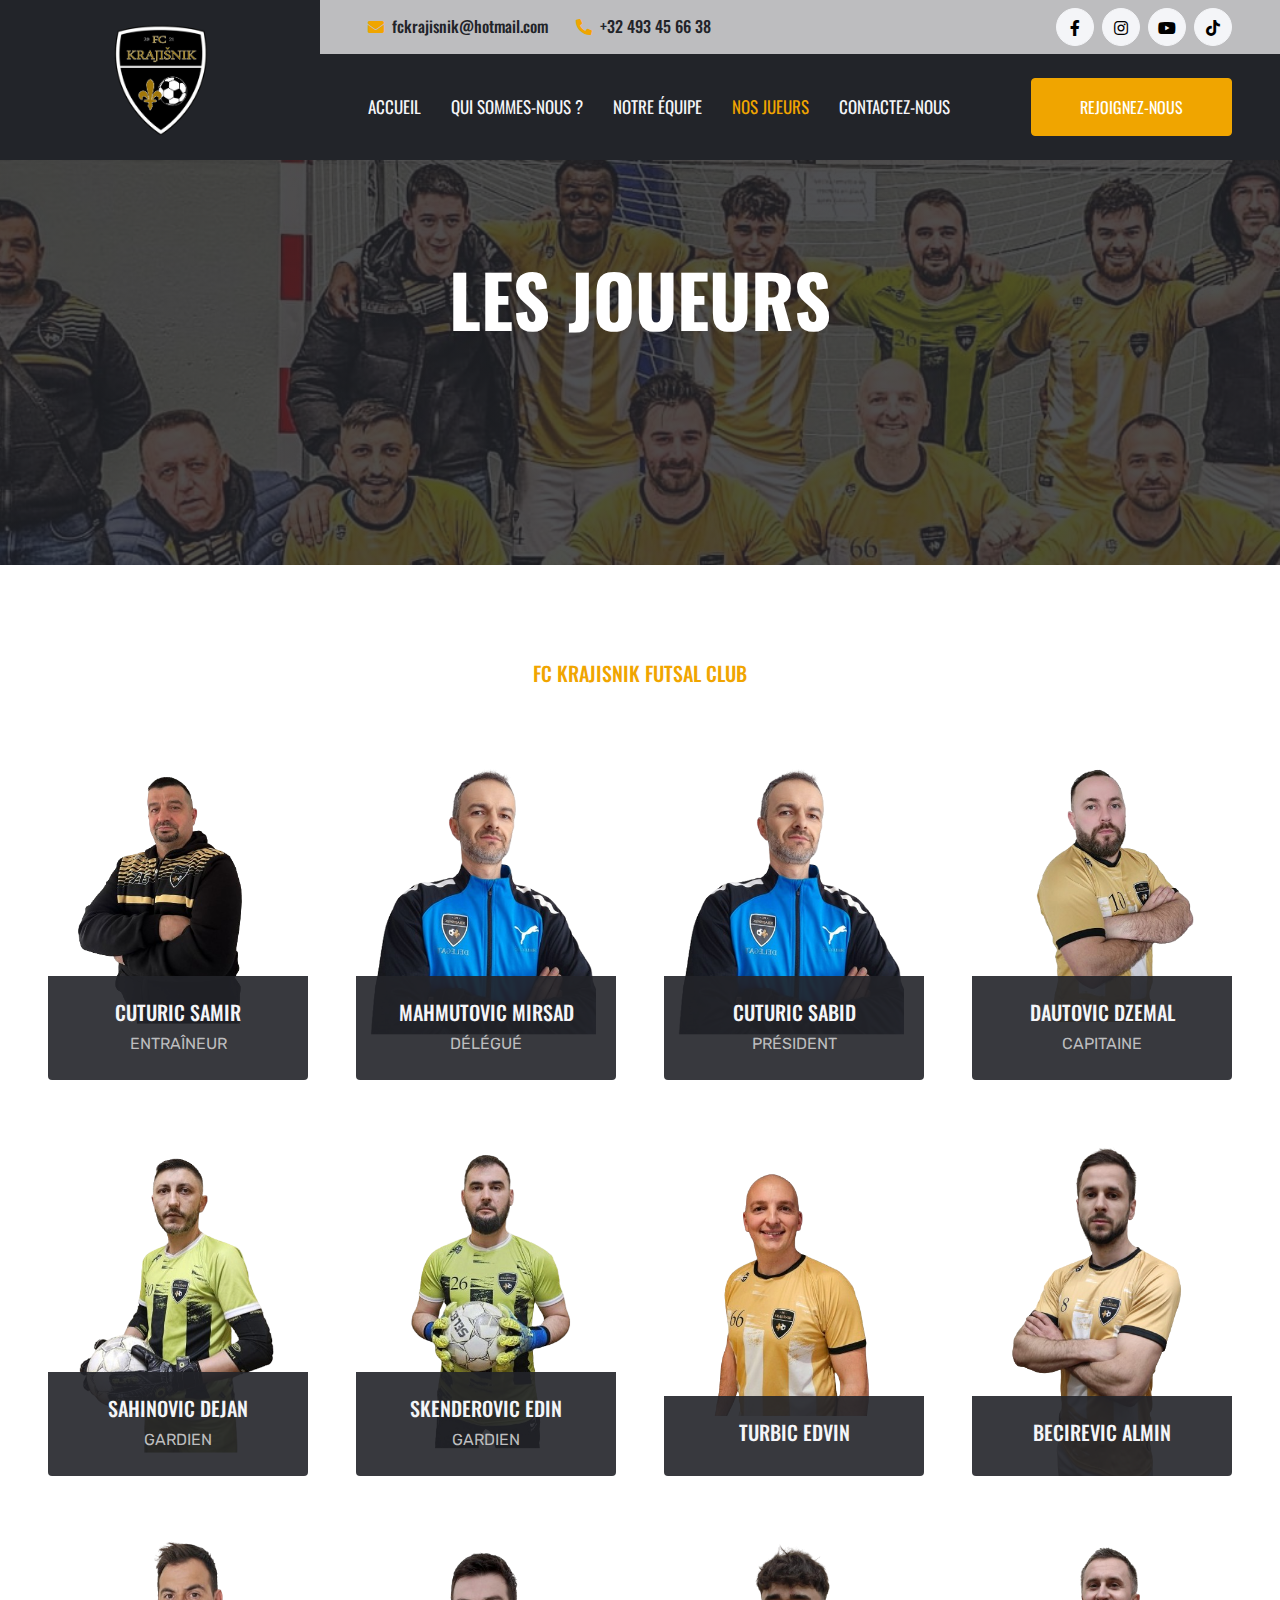
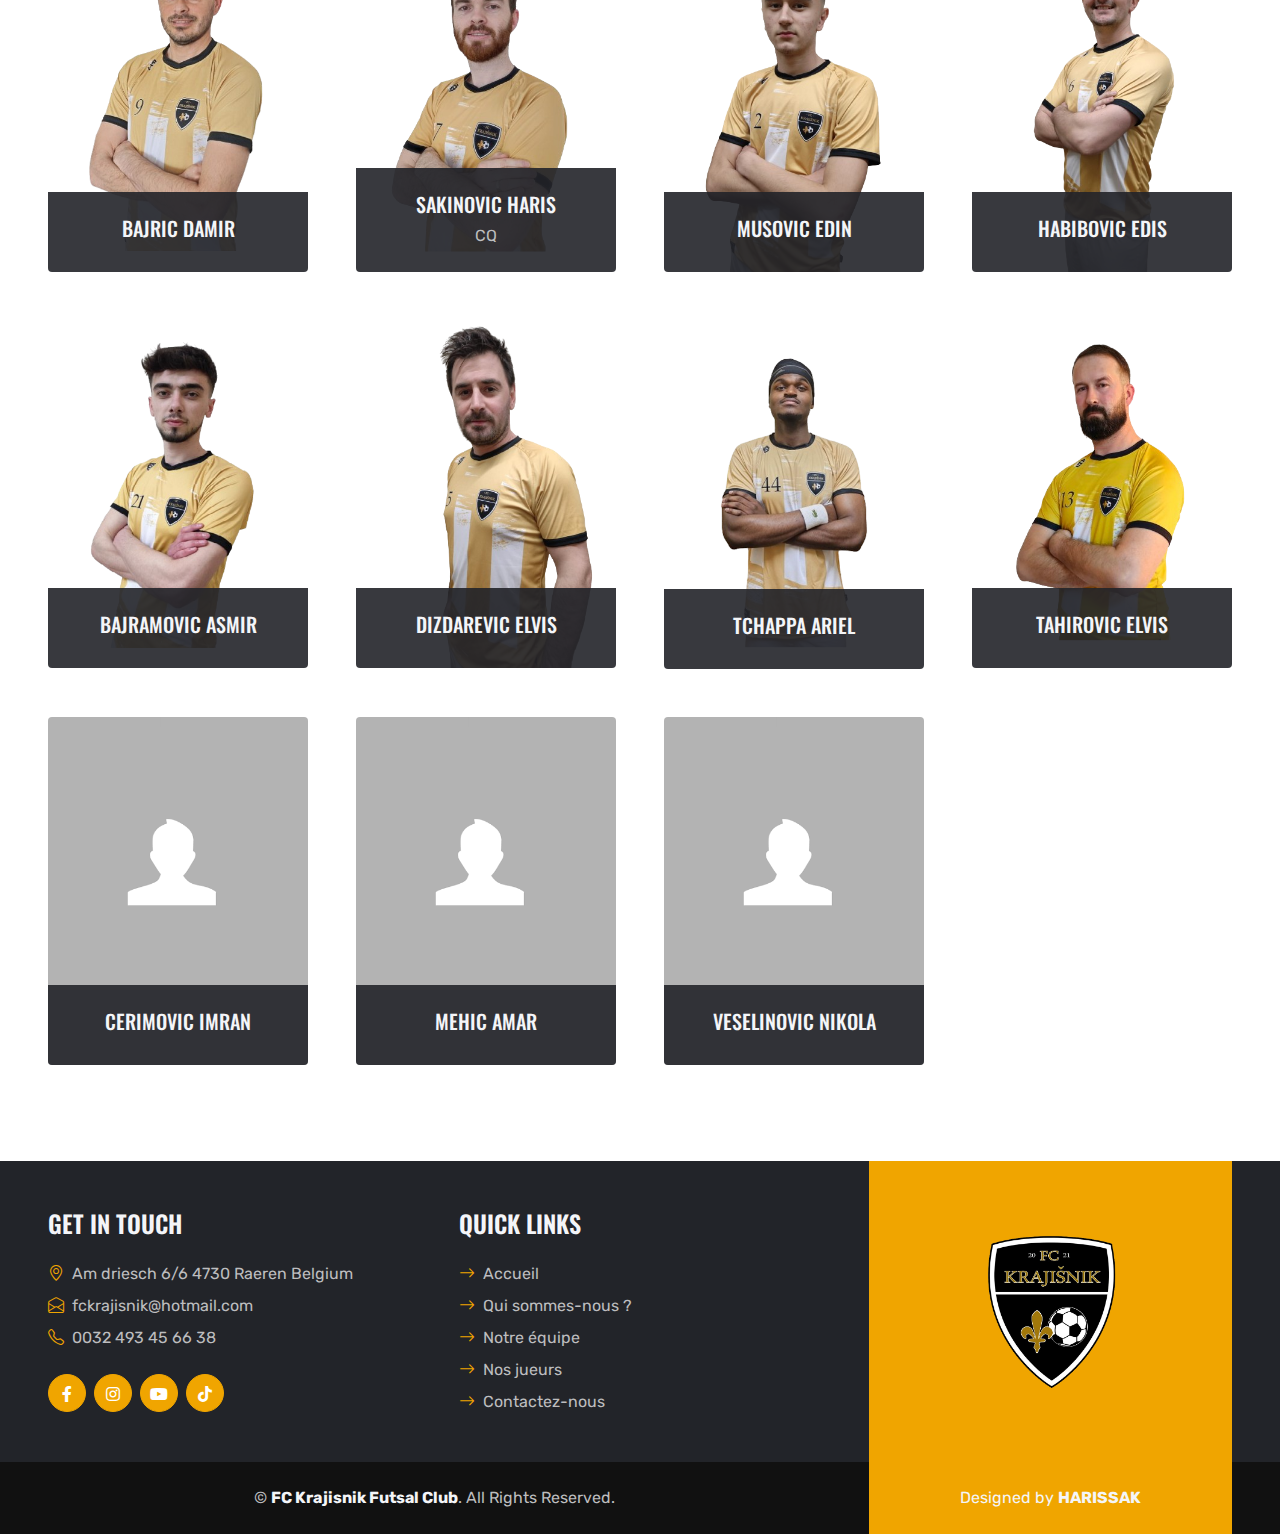
<file: players.html>
<!DOCTYPE html>
<html lang="en">

<head>
    <meta charset="utf-8">
    <title>FC KRAJISNIK Futsal Club</title>
    <meta content="width=device-width, initial-scale=1.0" name="viewport">

    <!-- Favicon -->
    <link href="img/logo.png" rel="icon">

    <!-- Google Web Fonts -->
    <link rel="preconnect" href="https://fonts.gstatic.com">
    <link href="https://fonts.googleapis.com/css2?family=Oswald:wght@400;500;600;700&family=Rubik&display=swap" rel="stylesheet"> 

    <!-- Icon Font Stylesheet -->
    <link href="https://cdnjs.cloudflare.com/ajax/libs/font-awesome/5.15.0/css/all.min.css" rel="stylesheet">
    <link href="https://cdn.jsdelivr.net/npm/bootstrap-icons@1.4.1/font/bootstrap-icons.css" rel="stylesheet">
    <link href="lib/flaticon/font/flaticon.css" rel="stylesheet">

    <!-- Libraries Stylesheet -->
    <link href="lib/owlcarousel/assets/owl.carousel.min.css" rel="stylesheet">

    <!-- Customized Bootstrap Stylesheet -->
    <link href="css/bootstrap.min.css" rel="stylesheet">

    <!-- Template Stylesheet -->
    <link href="css/style.css" rel="stylesheet">
</head>

<body>
    <!-- Header Start -->
    <div class="container-fluid bg-dark px-0">
        <div class="row gx-0">
            <div class="col-lg-3 bg-dark d-none d-lg-block">
                <a href="index.html" class="navbar-brand w-100 h-100 m-0 p-0 d-flex align-items-center justify-content-center">
                    <!-- <h1 class="m-0 display-4 text-primary text-uppercase">FC KRAJISNIK </h1> -->
                    <img class="logo-navbar" src="img/logo.png">
                </a>
            </div>
            <div class="col-lg-9">
                <div class="row gx-0 bg-secondary d-none d-lg-flex">
                    <div class="col-lg-7 px-5 text-start">
                        <div class="h-100 d-inline-flex align-items-center py-2 me-4">
                            <i class="fa fa-envelope text-primary me-2"></i>
                            <h6 class="mb-0">fckrajisnik@hotmail.com</h6>
                        </div>
                        <div class="h-100 d-inline-flex align-items-center py-2">
                            <i class="fa fa-phone-alt text-primary me-2"></i>
                            <h6 class="mb-0">+32 493 45 66 38</h6>
                        </div>
                    </div>
                    <div class="col-lg-5 px-5 text-end">
                        <div class="d-inline-flex align-items-center py-2">
                            <a class="btn btn-light btn-square rounded-circle me-2" href="https://www.facebook.com/profile.php?id=100076185484762">
                                <i class="fab fa-facebook-f"></i>
                            </a>
                            <a class="btn btn-light btn-square rounded-circle me-2" href="https://www.instagram.com/fc_krajisnik/">
                                <i class="fab fa-instagram"></i>
                            </a>
                            <a class="btn btn-light btn-square rounded-circle me-2" href="https://www.youtube.com/@fckrajisnik1203">
                                <i class="fab fa-youtube"></i>
                            </a>                            
                            <a class="btn btn-light btn-square rounded-circle" href="https://www.tiktok.com/@fckrajisnik"> 
                                <i class="fab fa-tiktok"></i> 
                            </a>
                        </div>
                    </div>
                </div>
                <nav class="navbar navbar-expand-lg bg-dark navbar-dark p-3 p-lg-0 px-lg-5">
                    <a href="index.html" class="menu-mobile navbar-brand d-block d-lg-none">
                        <!-- <h1 class="m-0 display-4 text-primary text-uppercase">FC KRAJISNIK</h1> -->
                        <img class="mobile-logo" src="img/logo.png">
                    </a>
                    <button type="button" class="navbar-toggler" data-bs-toggle="collapse" data-bs-target="#navbarCollapse">
                        <span class="navbar-toggler-icon"></span>
                    </button>
                    <div class="collapse navbar-collapse justify-content-between" id="navbarCollapse">
                        <div class="navbar-nav mr-auto py-0">
                            <a href="index.html" class="nav-item nav-link">Accueil</a>
                            <a href="about.html" class="nav-item nav-link">Qui sommes-nous ?</a>
                            <a href="team.html" class="nav-item nav-link">Notre équipe</a>
                            <a href="players.html" class="nav-item nav-link active">Nos jueurs</a>
                            <a href="contact.html" class="nav-item nav-link">Contactez-nous</a>
                        </div>
                        <a href="contact.html" class="btn btn-primary py-md-3 px-md-5 d-none d-lg-block">Rejoignez-nous</a>
                    </div>
                </nav>
            </div>
        </div>
    </div>
    <!-- Header End -->


    <!-- Hero Start -->
    <div class="big-image-navbar container-fluid bg-primary p-5 bg-hero mb-5">
        <div class="row py-5">
            <div class="col-12 text-center">
                <h1 class="display-2 text-uppercase text-white mb-md-4">Les joueurs</h1>
            </div>
        </div>
    </div>
    <!-- Hero End -->


   <!-- Team Start -->
   <div class="container-fluid p-5">
    <div class="mb-5 text-center">
        <h5 class="text-primary text-uppercase">FC KRAJISNIK Futsal Club</h5>
    </div>
    
    <div class="row g-5">
        <div class="col-lg-3 col-md-5">
            <div class="team-item position-relative">
                <div class="position-relative overflow-hidden rounded">
                    <img class="img-fluid w-100" src="img/Samir.png" alt="">
                    <div class="team-overlay">
                        <div class="justify-content-start">
                            <h5 class="text-uppercase text-light">Cuturic Samir</h5> 
                            <p class="text-uppercase text-secondary m-0">Entraîneur</p>
                            <p class="text-uppercase text-secondary m-0">27.07.1989</p>
                        </div>
                    </div>
                </div>
                <div class="position-absolute start-0 bottom-0 w-100 rounded-bottom text-center p-4" style="background: rgba(34, 36, 41, .9);">
                    <h5 class="text-uppercase text-light">Cuturic Samir</h5>
                    <p class="text-uppercase text-secondary m-0">Entraîneur</p>
                </div>
            </div>
        </div>
        <div class="col-lg-3 col-md-5">
            <div class="team-item position-relative">
                <div class="position-relative overflow-hidden rounded">
                    <img class="img-fluid w-100" src="img/mico.png" alt="">
                    <div class="team-overlay">
                        <div class="justify-content-start">
                            <h5 class="text-uppercase text-light">Mahmutovic Mirsad</h5> 
                            <p class="text-uppercase text-secondary m-0">Délégué</p>
                            <p class="text-uppercase text-secondary m-0">27.07.1989</p>
                        </div>
                    </div>
                </div>
                <div class="position-absolute start-0 bottom-0 w-100 rounded-bottom text-center p-4" style="background: rgba(34, 36, 41, .9);">
                    <h5 class="text-uppercase text-light">Mahmutovic Mirsad</h5>
                    <p class="text-uppercase text-secondary m-0">Délégué</p>
                </div>
            </div>
        </div>
        <div class="col-lg-3 col-md-5">
            <div class="team-item position-relative">
                <div class="position-relative overflow-hidden rounded">
                    <img class="img-fluid w-100" src="img/mico.png" alt="">
                    <div class="team-overlay">
                        <div class="justify-content-start">
                            <h5 class="text-uppercase text-light">Cuturic Sabid</h5> 
                            <p class="text-uppercase text-secondary m-0">Président</p>
                            <p class="text-uppercase text-secondary m-0">27.07.1989</p>
                        </div>
                    </div>
                </div>
                <div class="position-absolute start-0 bottom-0 w-100 rounded-bottom text-center p-4" style="background: rgba(34, 36, 41, .9);">
                    <h5 class="text-uppercase text-light">Cuturic Sabid</h5>
                    <p class="text-uppercase text-secondary m-0">Président</p>
                </div>
            </div>
        </div>
        <div class="col-lg-3 col-md-5">
            <div class="team-item position-relative">
                <div class="position-relative overflow-hidden rounded">
                    <img class="img-fluid w-100" src="img/struki.png" alt="">
                    <div class="team-overlay">
                        <div class="justify-content-start">
                            <h5 class="text-uppercase text-light">Dautovic Dzemal</h5> 
                            <p class="text-uppercase text-secondary m-0">Capitaine</p>
                            <p class="text-uppercase text-secondary m-0">Numméro: 10</p>
                            <p class="text-uppercase text-secondary m-0">27.07.1989</p>
                        </div>
                    </div>
                </div>
                <div class="position-absolute start-0 bottom-0 w-100 rounded-bottom text-center p-4" style="background: rgba(34, 36, 41, .9);">
                    <h5 class="text-uppercase text-light">Dautovic Dzemal</h5>
                    <p class="text-uppercase text-secondary m-0">Capitaine</p>
                </div>
            </div>
        </div>
        <div class="col-lg-3 col-md-5">
            <div class="team-item position-relative">
                <div class="position-relative overflow-hidden rounded">
                    <img class="img-fluid w-100" src="img/dejo.png" alt="">
                    <div class="team-overlay">
                        <div class="justify-content-start">
                            <h5 class="text-uppercase text-light">Sahinovic Dejan</h5> 
                            <p class="text-uppercase text-secondary m-0">Gardien</p>
                            <p class="text-uppercase text-secondary m-0">Numméro: 40</p>
                            <p class="text-uppercase text-secondary m-0">29.01.1984</p>
                        </div>
                    </div>
                </div>
                <div class="position-absolute start-0 bottom-0 w-100 rounded-bottom text-center p-4" style="background: rgba(34, 36, 41, .9);">
                    <h5 class="text-uppercase text-light">Sahinovic Dejan</h5>
                    <p class="text-uppercase text-secondary m-0">Gardien</p>
                </div>
            </div>
        </div>
        <div class="col-lg-3 col-md-5">
            <div class="team-item position-relative">
                <div class="position-relative overflow-hidden rounded">
                    <img class="img-fluid w-100" src="img/edo.png" alt="">
                    <div class="team-overlay">
                        <div class="justify-content-start">
                            <h5 class="text-uppercase text-light">Skenderovic Edin</h5> 
                            <p class="text-uppercase text-secondary m-0">Gardien</p>
                            <p class="text-uppercase text-secondary m-0">Numméro: 26</p>
                            <p class="text-uppercase text-secondary m-0">29.01.1984</p>
                        </div>
                    </div>
                </div>
                <div class="position-absolute start-0 bottom-0 w-100 rounded-bottom text-center p-4" style="background: rgba(34, 36, 41, .9);">
                    <h5 class="text-uppercase text-light">Skenderovic Edin</h5>
                    <p class="text-uppercase text-secondary m-0">Gardien</p>
                </div>
            </div>
        </div>
        <div class="col-lg-3 col-md-5">
            <div class="team-item position-relative">
                <div class="position-relative overflow-hidden rounded">
                    <img class="img-fluid w-100" src="img/turba.png" alt="">
                    <div class="team-overlay">
                        <div class="justify-content-start">
                            <h5 class="text-uppercase text-light">Turbic Edvin</h5> 
                            <p class="text-uppercase text-secondary m-0">Numméro: 66</p>
                            <p class="text-uppercase text-secondary m-0">27.07.1989</p>
                        </div>
                    </div>
                </div>
                <div class="position-absolute start-0 bottom-0 w-100 rounded-bottom text-center p-4" style="background: rgba(34, 36, 41, .9);">
                    <h5 class="text-uppercase text-light">Turbic Edvin</h5>
                    <!-- <p class="text-uppercase text-secondary m-0">Gardien</p> -->
                </div>
            </div>
        </div>
        <div class="col-lg-3 col-md-5">
            <div class="team-item position-relative">
                <div class="position-relative overflow-hidden rounded">
                    <img class="img-fluid w-100" src="img/Almin rmbg.png" alt="">
                    <div class="team-overlay">
                        <div class="justify-content-start">
                            <h5 class="text-uppercase text-light">Becirevic Almin</h5> 
                            <p class="text-uppercase text-secondary m-0">Numméro: 8</p>
                            <p class="text-uppercase text-secondary m-0">27.07.1989</p>
                        </div>
                    </div>
                </div>
                <div class="position-absolute start-0 bottom-0 w-100 rounded-bottom text-center p-4" style="background: rgba(34, 36, 41, .9);">
                    <h5 class="text-uppercase text-light">Becirevic Almin</h5>
                    <!-- <p class="text-uppercase text-secondary m-0">Trainer</p> -->
                </div>
            </div>
        </div>
        <div class="col-lg-3 col-md-5">
            <div class="team-item position-relative">
                <div class="position-relative overflow-hidden rounded">
                    <img class="img-fluid w-100" src="img/Damir rmbg.png" alt="">
                    <div class="team-overlay">
                        <div class="justify-content-start">
                            <h5 class="text-uppercase text-light">Bajric Damir</h5> 
                            <p class="text-uppercase text-secondary m-0">Numméro: 9</p>
                            <p class="text-uppercase text-secondary m-0">29.01.1984</p>
                        </div>
                    </div>
                </div>
                <div class="position-absolute start-0 bottom-0 w-100 rounded-bottom text-center p-4" style="background: rgba(34, 36, 41, .9);">
                    <h5 class="text-uppercase text-light">Bajric Damir</h5>
                    <!-- <p class="text-uppercase text-secondary m-0">Gardien</p> -->
                </div>
            </div>
        </div>
        <div class="col-lg-3 col-md-5">
            <div class="team-item position-relative">
                <div class="position-relative overflow-hidden rounded">
                    <img class="img-fluid w-100" src="img/Haris.png" alt="">
                    <div class="team-overlay">
                        <div class="justify-content-start">
                            <h5 class="text-uppercase text-light">Sakinovic Haris</h5>
                            <p class="text-uppercase text-secondary m-0">CQ</p>
                            <p class="text-uppercase text-secondary m-0">Numméro: 7</p>
                            <p class="text-uppercase text-secondary m-0">08.06.1991</p>
                        </div>
                    </div>
                </div>
                <div class="position-absolute start-0 bottom-0 w-100 rounded-bottom text-center p-4" style="background: rgba(34, 36, 41, .9);">
                    <h5 class="text-uppercase text-light">Sakinovic Haris</h5>
                    <p class="text-uppercase text-secondary m-0">CQ</p>
                </div>
            </div>
        </div>
        <div class="col-lg-3 col-md-5">
            <div class="team-item position-relative">
                <div class="position-relative overflow-hidden rounded">
                    <img class="img-fluid w-100" src="img/Edin rmbg.png" alt="">
                    <div class="team-overlay">
                        <div class="justify-content-start">
                            <h5 class="text-uppercase text-light">Musovic Edin</h5> 
                            <p class="text-uppercase text-secondary m-0">Numméro: 2</p>
                            <p class="text-uppercase text-secondary m-0">27.07.1989</p>
                        </div>
                    </div>
                </div>
                <div class="position-absolute start-0 bottom-0 w-100 rounded-bottom text-center p-4" style="background: rgba(34, 36, 41, .9);">
                    <h5 class="text-uppercase text-light">Musovic Edin</h5>
                    <!-- <p class="text-uppercase text-secondary m-0">Gardie</p> -->
                </div>
            </div>
        </div>
        <div class="col-lg-3 col-md-5">
            <div class="team-item position-relative">
                <div class="position-relative overflow-hidden rounded">
                    <img class="img-fluid w-100" src="img/Edis rmbg.png" alt="">
                    <div class="team-overlay">
                        <div class="justify-content-start">
                            <h5 class="text-uppercase text-light">Habibovic Edis</h5>
                            <p class="text-uppercase text-secondary m-0">Numméro: 6</p>
                            <p class="text-uppercase text-secondary m-0">27.07.1989</p>
                        </div>
                    </div>
                </div>
                <div class="position-absolute start-0 bottom-0 w-100 rounded-bottom text-center p-4" style="background: rgba(34, 36, 41, .9);">
                    <h5 class="text-uppercase text-light">Habibovic Edis</h5>
                    <!-- <p class="text-uppercase text-secondary m-0">Gardien</p> -->
                </div>
            </div>
        </div>
        <div class="col-lg-3 col-md-5">
            <div class="team-item position-relative">
                <div class="position-relative overflow-hidden rounded">
                    <img class="img-fluid w-100" src="img/aki.png" alt="">
                    <div class="team-overlay">
                        <div class="justify-content-start">
                            <h5 class="text-uppercase text-light">Bajramovic Asmir</h5>
                            <p class="text-uppercase text-secondary m-0">Numméro: 21</p>
                            <p class="text-uppercase text-secondary m-0">27.07.1989</p>
                        </div>
                    </div>
                </div>
                <div class="position-absolute start-0 bottom-0 w-100 rounded-bottom text-center p-4" style="background: rgba(34, 36, 41, .9);">
                    <h5 class="text-uppercase text-light">Bajramovic Asmir</h5>
                    <!-- <p class="text-uppercase text-secondary m-0">Gardien</p> -->
                </div>
            </div>
        </div>
        <div class="col-lg-3 col-md-5">
            <div class="team-item position-relative">
                <div class="position-relative overflow-hidden rounded">
                    <img class="img-fluid w-100" src="img/Elvis rmbg.png" alt="">
                    <div class="team-overlay">
                        <div class="d-flex align-items-center justify-content-start">
                            <h5 class="text-uppercase text-light">Dizdarevic Elvis</h5>
                            <p class="text-uppercase text-secondary m-0">Numméro: 5</p>
                            <p class="text-uppercase text-secondary m-0">27.07.1989</p>
                        </div>
                    </div>
                </div>
                <div class="position-absolute start-0 bottom-0 w-100 rounded-bottom text-center p-4" style="background: rgba(34, 36, 41, .9);">
                    <h5 class="text-uppercase text-light">Dizdarevic Elvis</h5>
                    <!-- <p class="text-uppercase text-secondary m-0">Trainer</p> -->
                </div>
            </div>
        </div>
        <div class="col-lg-3 col-md-5">
            <div class="team-item position-relative">
                <div class="position-relative overflow-hidden rounded">
                    <img class="img-fluid w-100" src="img/tchappa.png" alt="">
                    <div class="team-overlay">
                        <div class="justify-content-start">
                            <h5 class="text-uppercase text-light">Tchappa Ariel</h5>
                            <p class="text-uppercase text-secondary m-0">Numméro: 44</p>
                            <p class="text-uppercase text-secondary m-0">27.07.1989</p>
                        </div>
                    </div>
                </div>
                <div class="position-absolute start-0 bottom-0 w-100 rounded-bottom text-center p-4" style="background: rgba(34, 36, 41, .9);">
                    <h5 class="text-uppercase text-light">Tchappa Ariel</h5>
                    <!-- <p class="text-uppercase text-secondary m-0">Gardien</p> -->
                </div>
            </div>
        </div>
        <div class="col-lg-3 col-md-5">
            <div class="team-item position-relative">
                <div class="position-relative overflow-hidden rounded">
                    <img class="img-fluid w-100" src="img/elo.png" alt="">
                    <div class="team-overlay">
                        <div class="justify-content-start">
                            <h5 class="text-uppercase text-light">Tahirovic Elvis</h5>
                            <p class="text-uppercase text-secondary m-0">Numméro: 13</p>
                            <p class="text-uppercase text-secondary m-0">27.07.1989</p>
                        </div>
                    </div>
                </div>
                <div class="position-absolute start-0 bottom-0 w-100 rounded-bottom text-center p-4" style="background: rgba(34, 36, 41, .9);">
                    <h5 class="text-uppercase text-light">Tahirovic Elvis</h5>
                    <!-- <p class="text-uppercase text-secondary m-0">Gardien</p> -->
                </div>
            </div>
        </div><div class="col-lg-3 col-md-5">
            <div class="team-item position-relative">
                <div class="position-relative overflow-hidden rounded">
                    <img class="img-fluid w-100" src="img/no-image.png" alt="">
                    <div class="team-overlay">
                        <div class="justify-content-start">
                            <h5 class="text-uppercase text-light">Cerimovic Imran</h5>
                            <p class="text-uppercase text-secondary m-0">Numméro: 20</p>
                            <p class="text-uppercase text-secondary m-0">27.07.1989</p>
                        </div>
                    </div>
                </div>
                <div class="position-absolute start-0 bottom-0 w-100 rounded-bottom text-center p-4" style="background: rgba(34, 36, 41, .9);">
                    <h5 class="text-uppercase text-light">Cerimovic Imran</h5>
                    <!-- <p class="text-uppercase text-secondary m-0">Gardien</p> -->
                </div>
            </div>
        </div><div class="col-lg-3 col-md-5">
            <div class="team-item position-relative">
                <div class="position-relative overflow-hidden rounded">
                    <img class="img-fluid w-100" src="img/no-image.png" alt="">
                    <div class="team-overlay">
                        <div class="justify-content-start">
                            <h5 class="text-uppercase text-light">Mehic Amar</h5>
                            <p class="text-uppercase text-secondary m-0">Numméro: 24</p>
                            <p class="text-uppercase text-secondary m-0">27.07.1989</p>
                        </div>
                    </div>
                </div>
                <div class="position-absolute start-0 bottom-0 w-100 rounded-bottom text-center p-4" style="background: rgba(34, 36, 41, .9);">
                    <h5 class="text-uppercase text-light">Mehic Amar</h5>
                    <!-- <p class="text-uppercase text-secondary m-0">Gardien</p> -->
                </div>
            </div>
        </div><div class="col-lg-3 col-md-5">
            <div class="team-item position-relative">
                <div class="position-relative overflow-hidden rounded">
                    <img class="img-fluid w-100" src="img/no-image.png" alt="">
                    <div class="team-overlay">
                        <div class="justify-content-start">
                            <h5 class="text-uppercase text-light">Veselinovic Nikola</h5>
                            <p class="text-uppercase text-secondary m-0">Numméro: 95</p>
                            <p class="text-uppercase text-secondary m-0">27.07.1989</p>
                        </div>
                    </div>
                </div>
                <div class="position-absolute start-0 bottom-0 w-100 rounded-bottom text-center p-4" style="background: rgba(34, 36, 41, .9);">
                    <h5 class="text-uppercase text-light">Veselinovic Nikola</h5>
                    <!-- <p class="text-uppercase text-secondary m-0">Gardien</p> -->
                </div>
            </div>
        </div>
        


    </div>
</div>
<!-- Team End -->
    

    <!-- Footer Start -->
    <div class="container-fluid bg-dark text-secondary px-5 mt-5">
        <div class="row gx-5">
            <div class="col-lg-12 col-md-6">
                <div class="row gx-5">
                    <div class="col-lg-4 col-md-12 pt-5 mb-5">
                        <h4 class="text-uppercase text-light mb-4">Get In Touch</h4>
                        <div class="d-flex mb-2">
                            <i class="bi bi-geo-alt text-primary me-2"></i>
                            <p class="mb-0">Am driesch 6/6 4730 Raeren Belgium</p>
                        </div>
                        <div class="d-flex mb-2">
                            <i class="bi bi-envelope-open text-primary me-2"></i>
                            <p class="mb-0">fckrajisnik@hotmail.com</p>
                        </div>
                        <div class="d-flex mb-2">
                            <i class="bi bi-telephone text-primary me-2"></i>
                            <p class="mb-0">0032 493 45 66 38</p>
                        </div>
                        <div class="d-flex mt-4">
                            <a class="btn btn-primary btn-square rounded-circle me-2" href="https://www.facebook.com/profile.php?id=100076185484762"><i class="fab fa-facebook-f"></i></a>
                            <a class="btn btn-primary btn-square rounded-circle me-2" href="https://www.instagram.com/fc_krajisnik/"><i class="fab fa-instagram"></i></a>
                            <a class="btn btn-primary btn-square rounded-circle me-2" href="https://www.youtube.com/@fckrajisnik1203"> <i class="fab fa-youtube"></i> </a>
                            <a class="btn btn-primary btn-square rounded-circle me-2" href="https://www.tiktok.com/@fckrajisnik"> <i class="fab fa-tiktok"></i> </a>
                        </div>
                    </div>
                    <div class="col-lg-4 col-md-12 pt-0 pt-lg-5 mb-5">
                        <h4 class="text-uppercase text-light mb-4">Quick Links</h4>
                        <div class="d-flex flex-column justify-content-start">
                            <a class="text-secondary mb-2" href="index.html"><i class="bi bi-arrow-right text-primary me-2"></i>Accueil</a>
                            <a class="text-secondary mb-2" href="about.html"><i class="bi bi-arrow-right text-primary me-2"></i>Qui sommes-nous ?</a>
                            <a class="text-secondary mb-2" href="team"><i class="bi bi-arrow-right text-primary me-2"></i>Notre équipe</a>
                            <a class="text-secondary mb-2" href="players.html"><i class="bi bi-arrow-right text-primary me-2"></i>Nos jueurs</a>
                            <a class="text-secondary" href="contact.html"><i class="bi bi-arrow-right text-primary me-2"></i>Contactez-nous</a>
                        </div>
                    </div>
                    <div class="col-lg-4 col-md-6">
                        <div class="d-flex flex-column align-items-center justify-content-center text-center h-100 bg-primary p-5">
                            <img class="logo-navbar w-50" src="img/logo.png">
                        </div>
                    </div>
                    
                </div>
            </div>
            
        </div>
    </div>
    <div class="container-fluid py-4 py-lg-0 px-5" style="background: #111111;">
        <div class="row gx-5">
            <div class="col-lg-8">
                <div class="py-lg-4 text-center">
                    <p class="text-secondary mb-0">&copy; <a class="text-light fw-bold" href="#">FC Krajisnik Futsal Club</a>. All Rights Reserved.</p>
                </div>
            </div>
            <div class="col-lg-4">
                <div class="py-lg-4 text-center credit">
                    <p class="text-light mb-0">Designed by <a class="text-light fw-bold" href="https://htmlcodex.com">HARISSAK</a></p>
                </div>
            </div>
        </div>
    </div>
    <!-- Footer End -->


    <!-- Back to Top -->
    <a href="#" class="btn btn-dark py-3 fs-4 back-to-top"><i class="bi bi-arrow-up"></i></a>


    <!-- JavaScript Libraries -->
    <script src="https://code.jquery.com/jquery-3.4.1.min.js"></script>
    <script src="https://cdn.jsdelivr.net/npm/bootstrap@5.0.0/dist/js/bootstrap.bundle.min.js"></script>
    <script src="lib/easing/easing.min.js"></script>
    <script src="lib/waypoints/waypoints.min.js"></script>
    <script src="lib/counterup/counterup.min.js"></script>
    <script src="lib/owlcarousel/owl.carousel.min.js"></script>

    <!-- Template Javascript -->
    <script src="js/main.js"></script>
</body>

</html>
</file>
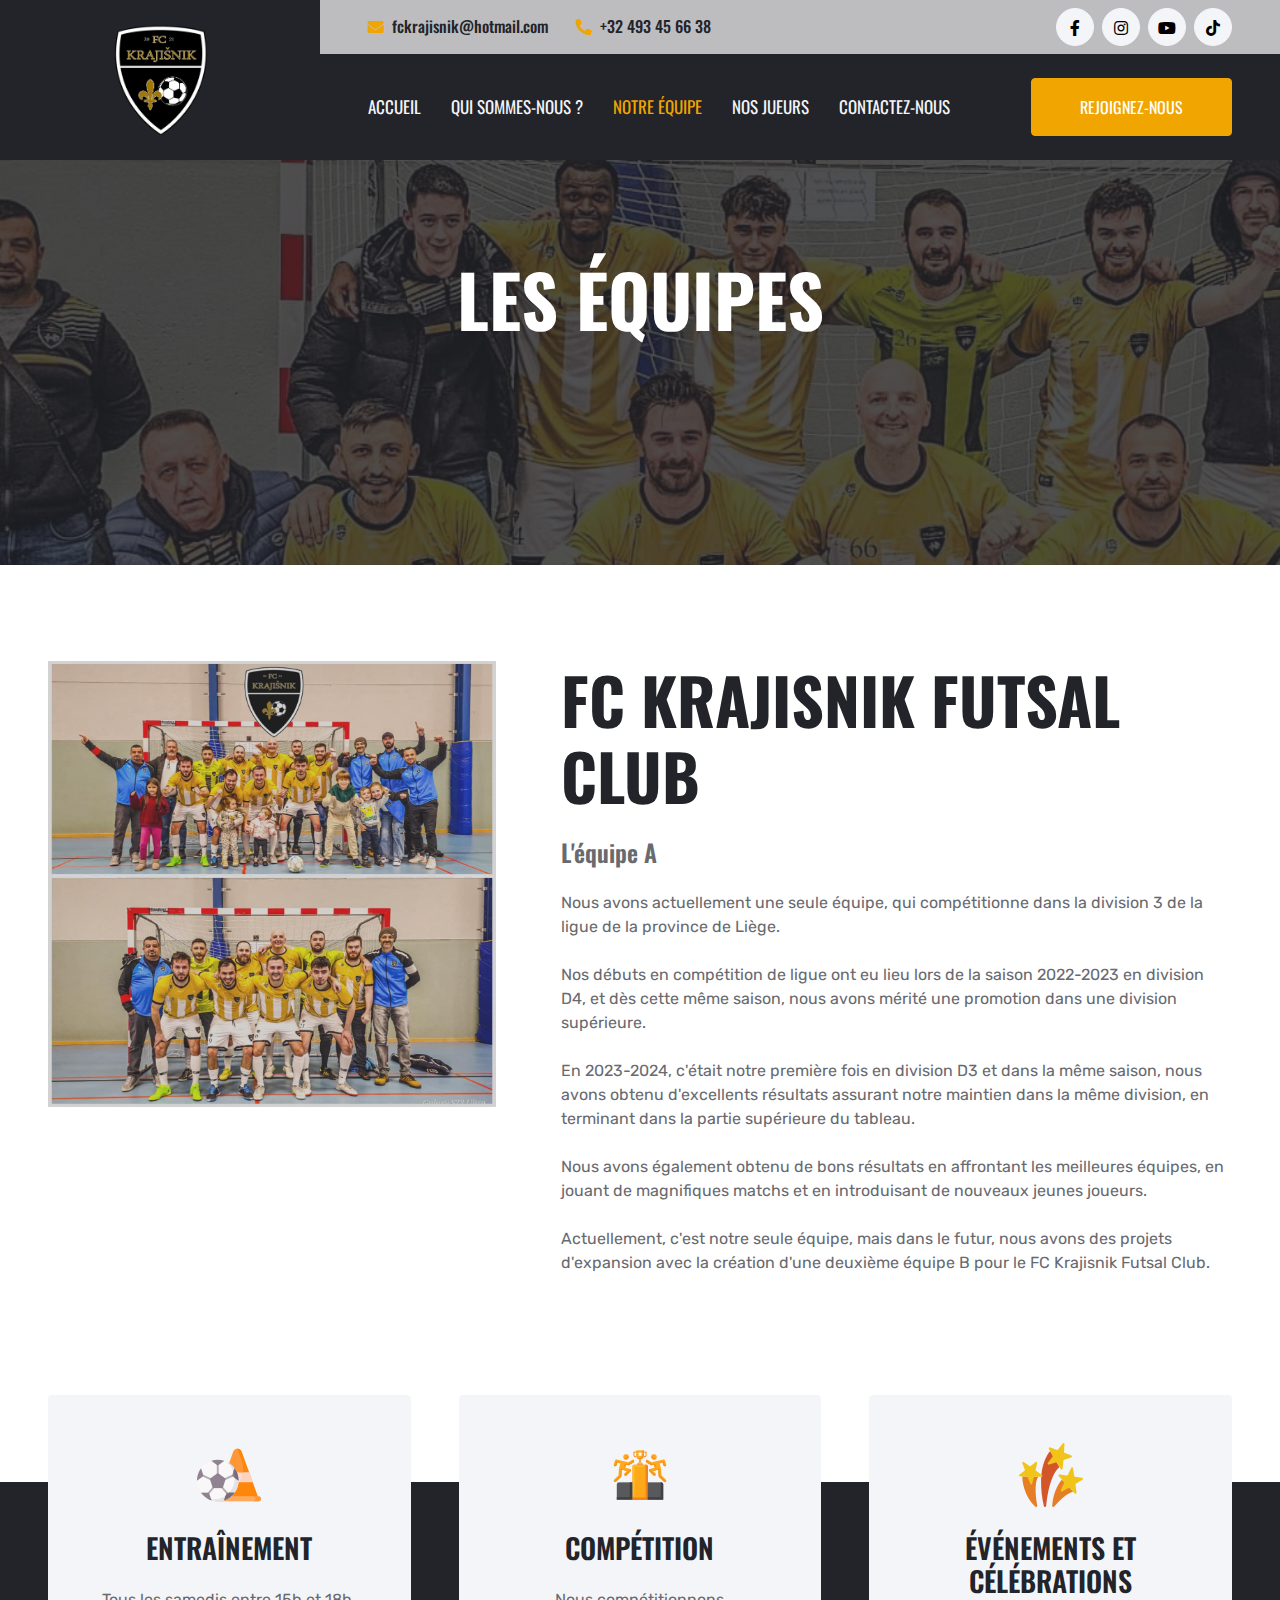
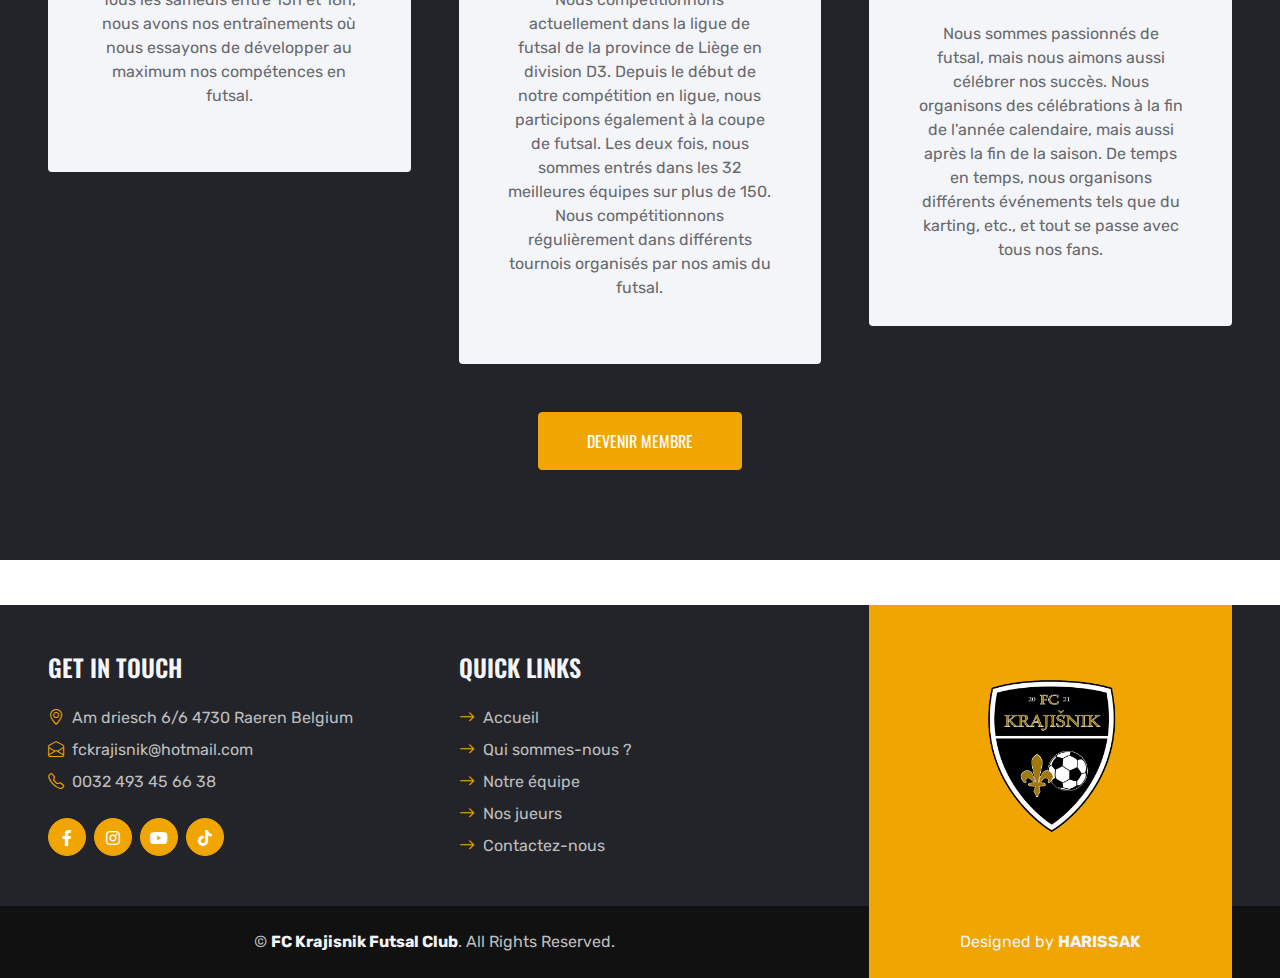
<file: team.html>
<!DOCTYPE html>
<html lang="en">

<head>
    <meta charset="utf-8">
    <title>FC KRAJISNIK Futsal Club</title>
    <meta content="width=device-width, initial-scale=1.0" name="viewport">

    <!-- Favicon -->
    <link href="img/logo.png" rel="icon">

    <!-- Google Web Fonts -->
    <link rel="preconnect" href="https://fonts.gstatic.com">
    <link href="https://fonts.googleapis.com/css2?family=Oswald:wght@400;500;600;700&family=Rubik&display=swap" rel="stylesheet"> 

    <!-- Icon Font Stylesheet -->
    <link href="https://cdnjs.cloudflare.com/ajax/libs/font-awesome/5.15.0/css/all.min.css" rel="stylesheet">
    <link href="https://cdn.jsdelivr.net/npm/bootstrap-icons@1.4.1/font/bootstrap-icons.css" rel="stylesheet">
    <link href="lib/flaticon/font/flaticon.css" rel="stylesheet">

    <!-- Libraries Stylesheet -->
    <link href="lib/owlcarousel/assets/owl.carousel.min.css" rel="stylesheet">

    <!-- Customized Bootstrap Stylesheet -->
    <link href="css/bootstrap.min.css" rel="stylesheet">

    <!-- Template Stylesheet -->
    <link href="css/style.css" rel="stylesheet">
</head>

<body>
    <!-- Header Start -->
    <div class="container-fluid bg-dark px-0">
        <div class="row gx-0">
            <div class="col-lg-3 bg-dark d-none d-lg-block">
                <a href="index.html" class="navbar-brand w-100 h-100 m-0 p-0 d-flex align-items-center justify-content-center">
                    <!-- <h1 class="m-0 display-4 text-primary text-uppercase">FC KRAJISNIK </h1> -->
                    <img class="logo-navbar" src="img/logo.png">
                </a>
            </div>
            <div class="col-lg-9">
                <div class="row gx-0 bg-secondary d-none d-lg-flex">
                    <div class="col-lg-7 px-5 text-start">
                        <div class="h-100 d-inline-flex align-items-center py-2 me-4">
                            <i class="fa fa-envelope text-primary me-2"></i>
                            <h6 class="mb-0">fckrajisnik@hotmail.com</h6>
                        </div>
                        <div class="h-100 d-inline-flex align-items-center py-2">
                            <i class="fa fa-phone-alt text-primary me-2"></i>
                            <h6 class="mb-0">+32 493 45 66 38</h6>
                        </div>
                    </div>
                    <div class="col-lg-5 px-5 text-end">
                        <div class="d-inline-flex align-items-center py-2">
                            <a class="btn btn-light btn-square rounded-circle me-2" href="https://www.facebook.com/profile.php?id=100076185484762">
                                <i class="fab fa-facebook-f"></i>
                            </a>
                            <a class="btn btn-light btn-square rounded-circle me-2" href="https://www.instagram.com/fc_krajisnik/">
                                <i class="fab fa-instagram"></i>
                            </a>
                            <a class="btn btn-light btn-square rounded-circle me-2" href="https://www.youtube.com/@fckrajisnik1203">
                                <i class="fab fa-youtube"></i>
                            </a>                            
                            <a class="btn btn-light btn-square rounded-circle" href="https://www.tiktok.com/@fckrajisnik"> 
                                <i class="fab fa-tiktok"></i> 
                            </a>
                        </div>
                    </div>
                </div>
                <nav class="navbar navbar-expand-lg bg-dark navbar-dark p-3 p-lg-0 px-lg-5">
                    <a href="index.html" class="menu-mobile navbar-brand d-block d-lg-none">
                        <!-- <h1 class="m-0 display-4 text-primary text-uppercase">FC KRAJISNIK</h1> -->
                        <img class="mobile-logo" src="img/logo.png">
                    </a>
                    <button type="button" class="navbar-toggler" data-bs-toggle="collapse" data-bs-target="#navbarCollapse">
                        <span class="navbar-toggler-icon"></span>
                    </button>
                    <div class="collapse navbar-collapse justify-content-between" id="navbarCollapse">
                        <div class="navbar-nav mr-auto py-0">
                            <a href="index.html" class="nav-item nav-link">Accueil</a>
                            <a href="about.html" class="nav-item nav-link">Qui sommes-nous ?</a>
                            <a href="team.html" class="nav-item nav-link active">Notre équipe</a>
                            <a href="players.html" class="nav-item nav-link">Nos jueurs</a>
                            <a href="contact.html" class="nav-item nav-link">Contactez-nous</a>
                        </div>
                        <a href="contact.html" class="btn btn-primary py-md-3 px-md-5 d-none d-lg-block">Rejoignez-nous</a>
                    </div>
                </nav>
            </div>
        </div>
    </div>
    <!-- Header End -->


    <!-- Hero Start -->
    <div class="big-image-navbar container-fluid bg-primary p-5 bg-hero mb-5">
        <div class="row py-5">
            <div class="col-12 text-center">
                <h1 class="display-2 text-uppercase text-white mb-md-4">Les équipes</h1>
            </div>
        </div>
    </div>
    <!-- Hero End -->


    <!-- About Start -->
    <div class="container-fluid p-5">
        <div class="row gx-5">
            <div class="col-lg-5 mb-5 mb-lg-0" >
                <div class="position-relative h-100 ">
                    <img class="mobile-image" src="img/about.jpg" style="max-width: 35vw;height: auto;">
                </div>
            </div>
            <div class="col-lg-7">
                <div class="mb-4">
                    <h1 class="display-3 text-uppercase mb-0">FC KRAJISNIK Futsal Club</h1>
                </div>
                <h4 class="text-body mb-4">L'équipe A</h4>
                <p class="mb-4">Nous avons actuellement une seule équipe, qui compétitionne dans la division 3 de la ligue de la province de Liège.</p>
                <p class="mb-4">Nos débuts en compétition de ligue ont eu lieu lors de la saison 2022-2023 en division D4, et dès cette même saison, nous avons mérité une promotion dans une division supérieure. </p>
                <p class="mb-4">En 2023-2024, c'était notre première fois en division D3 et dans la même saison, nous avons obtenu d'excellents résultats assurant notre maintien dans la même division, en terminant dans la partie supérieure du tableau.</p>
                <p class="mb-4">Nous avons également obtenu de bons résultats en affrontant les meilleures équipes, en jouant de magnifiques matchs et en introduisant de nouveaux jeunes joueurs. </p>
                <p class="mb-4">Actuellement, c'est notre seule équipe, mais dans le futur, nous avons des projets d'expansion avec la création d'une deuxième équipe B pour le FC Krajisnik Futsal Club.</p>
               
            </div>
        </div>
    </div>
    <!-- About End -->


    <!-- Programe Start -->
    <div class="container-fluid programe position-relative px-5 mt-5" style="margin-bottom: 135px;">
        <div class="row g-5 gb-5">
            <div class="col-lg-4 col-md-6">
                <div class="bg-light rounded text-center p-5">
                    <img src="/lib/soccer.png"></img>
                    <h3 class="text-uppercase my-4">Entraînement</h3>
                    <p>Tous les samedis entre 15h et 18h, nous avons nos entraînements où nous essayons de développer au maximum nos compétences en futsal.</p>
                </div>
            </div>
            <div class="col-lg-4 col-md-6">
                <div class="bg-light rounded text-center p-5">
                    <img src="/lib/competition.png"></img>
                    <h3 class="text-uppercase my-4">Compétition</h3>
                    <p>Nous compétitionnons actuellement dans la ligue de futsal de la province de Liège en division D3. Depuis le début de notre compétition en ligue, nous participons également à la coupe de futsal. Les deux fois, nous sommes entrés dans les 32 meilleures équipes sur plus de 150. Nous compétitionnons régulièrement dans différents tournois organisés par nos amis du futsal.</p>
                </div>
            </div>
            <div class="col-lg-4 col-md-6">
                <div class="bg-light rounded text-center p-5">
                    <img src="/lib/party.png"></img>
                    <h3 class="text-uppercase my-4">Événements et Célébrations</h3>
                    <p>Nous sommes passionnés de futsal, mais nous aimons aussi célébrer nos succès. Nous organisons des célébrations à la fin de l'année calendaire, mais aussi après la fin de la saison. De temps en temps, nous organisons différents événements tels que du karting, etc., et tout se passe avec tous nos fans.</p>
                </div>
            </div>
            <div class="col-lg-12 col-md-6 text-center">
                <a href="contact.html" class="btn btn-primary py-3 px-5">Devenir Membre</a>
            </div>
        </div>
    </div>
    <!-- Programe Start -->    

    <!-- Footer Start -->
    <div class="container-fluid bg-dark text-secondary px-5 mt-5">
        <div class="row gx-5">
            <div class="col-lg-12 col-md-6">
                <div class="row gx-5">
                    <div class="col-lg-4 col-md-12 pt-5 mb-5">
                        <h4 class="text-uppercase text-light mb-4">Get In Touch</h4>
                        <div class="d-flex mb-2">
                            <i class="bi bi-geo-alt text-primary me-2"></i>
                            <p class="mb-0">Am driesch 6/6 4730 Raeren Belgium</p>
                        </div>
                        <div class="d-flex mb-2">
                            <i class="bi bi-envelope-open text-primary me-2"></i>
                            <p class="mb-0">fckrajisnik@hotmail.com</p>
                        </div>
                        <div class="d-flex mb-2">
                            <i class="bi bi-telephone text-primary me-2"></i>
                            <p class="mb-0">0032 493 45 66 38</p>
                        </div>
                        <div class="d-flex mt-4">
                            <a class="btn btn-primary btn-square rounded-circle me-2" href="https://www.facebook.com/profile.php?id=100076185484762"><i class="fab fa-facebook-f"></i></a>
                            <a class="btn btn-primary btn-square rounded-circle me-2" href="https://www.instagram.com/fc_krajisnik/"><i class="fab fa-instagram"></i></a>
                            <a class="btn btn-primary btn-square rounded-circle me-2" href="https://www.youtube.com/@fckrajisnik1203"> <i class="fab fa-youtube"></i> </a>
                            <a class="btn btn-primary btn-square rounded-circle me-2" href="https://www.tiktok.com/@fckrajisnik"> <i class="fab fa-tiktok"></i> </a>
                        </div>
                    </div>
                    <div class="col-lg-4 col-md-12 pt-0 pt-lg-5 mb-5">
                        <h4 class="text-uppercase text-light mb-4">Quick Links</h4>
                        <div class="d-flex flex-column justify-content-start">
                            <a class="text-secondary mb-2" href="index.html"><i class="bi bi-arrow-right text-primary me-2"></i>Accueil</a>
                            <a class="text-secondary mb-2" href="about.html"><i class="bi bi-arrow-right text-primary me-2"></i>Qui sommes-nous ?</a>
                            <a class="text-secondary mb-2" href="team"><i class="bi bi-arrow-right text-primary me-2"></i>Notre équipe</a>
                            <a class="text-secondary mb-2" href="players.html"><i class="bi bi-arrow-right text-primary me-2"></i>Nos jueurs</a>
                            <a class="text-secondary" href="contact.html"><i class="bi bi-arrow-right text-primary me-2"></i>Contactez-nous</a>
                        </div>
                    </div>
                    <div class="col-lg-4 col-md-6">
                        <div class="d-flex flex-column align-items-center justify-content-center text-center h-100 bg-primary p-5">
                            <img class="logo-navbar w-50" src="img/logo.png">
                        </div>
                    </div>
                    
                </div>
            </div>
            
        </div>
    </div>
    <div class="container-fluid py-4 py-lg-0 px-5" style="background: #111111;">
        <div class="row gx-5">
            <div class="col-lg-8">
                <div class="py-lg-4 text-center">
                    <p class="text-secondary mb-0">&copy; <a class="text-light fw-bold" href="#">FC Krajisnik Futsal Club</a>. All Rights Reserved.</p>
                </div>
            </div>
            <div class="col-lg-4">
                <div class="py-lg-4 text-center credit">
                    <p class="text-light mb-0">Designed by <a class="text-light fw-bold" href="https://htmlcodex.com">HARISSAK</a></p>
                </div>
            </div>
        </div>
    </div>
    <!-- Footer End -->


    <!-- Back to Top -->
    <a href="#" class="btn btn-dark py-3 fs-4 back-to-top"><i class="bi bi-arrow-up"></i></a>


    <!-- JavaScript Libraries -->
    <script src="https://code.jquery.com/jquery-3.4.1.min.js"></script>
    <script src="https://cdn.jsdelivr.net/npm/bootstrap@5.0.0/dist/js/bootstrap.bundle.min.js"></script>
    <script src="lib/easing/easing.min.js"></script>
    <script src="lib/waypoints/waypoints.min.js"></script>
    <script src="lib/counterup/counterup.min.js"></script>
    <script src="lib/owlcarousel/owl.carousel.min.js"></script>

    <!-- Template Javascript -->
    <script src="js/main.js"></script>
</body>

</html>
</file>
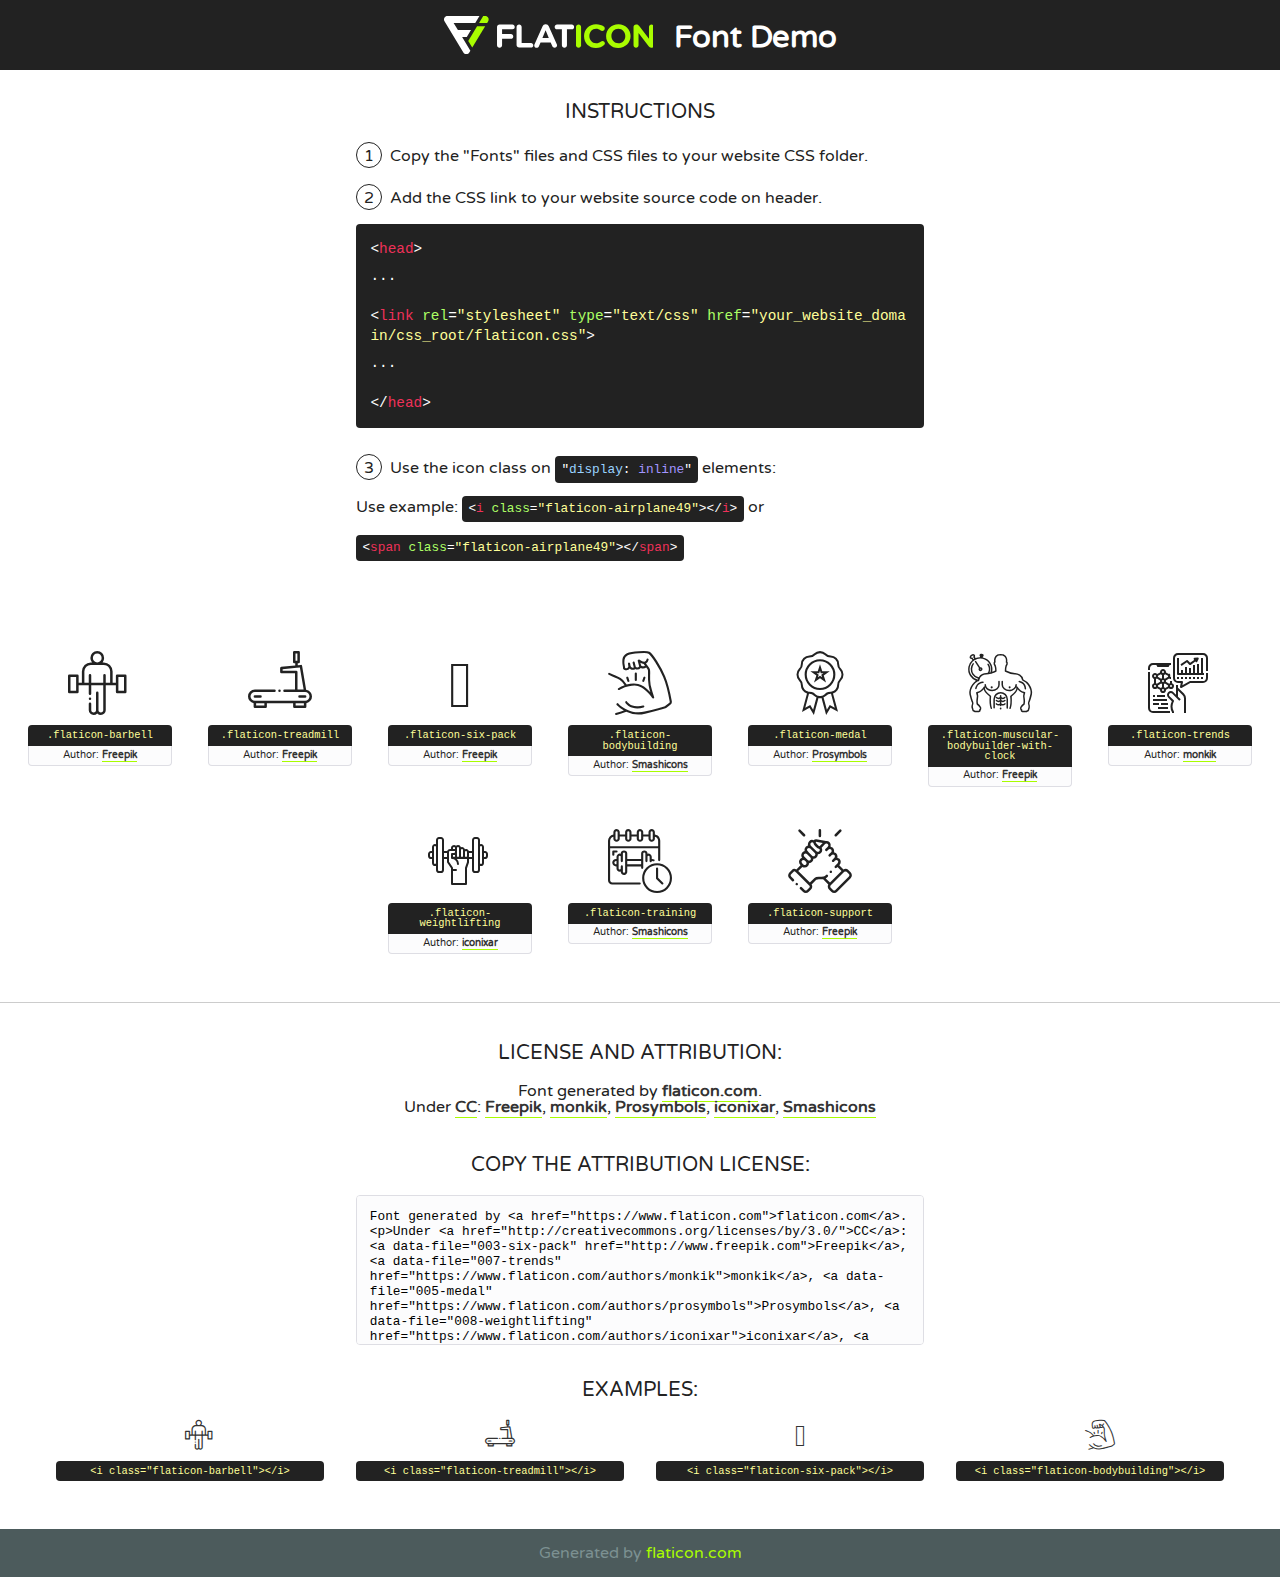
<file: lib/flaticon/font/flaticon.html>
<!DOCTYPE html>
<!--
  Flaticon icon font: Flaticon
  Creation date: 26/10/2020 11:08
-->
<html>
<!DOCTYPE html>
<html>

<head>
    <title>Flaticon WebFont</title>
    <link href="http://fonts.googleapis.com/css?family=Varela+Round" rel="stylesheet" type="text/css" />
    <link rel="stylesheet" type="text/css" href="flaticon.css">
    <meta charset="UTF-8">
    <style>
    html, body, div, span, applet, object, iframe,
    h1, h2, h3, h4, h5, h6, p, blockquote, pre,
    a, abbr, acronym, address, big, cite, code,
    del, dfn, em, img, ins, kbd, q, s, samp,
    small, strike, strong, sub, sup, tt, var,
    b, u, i, center,
    dl, dt, dd, ol, ul, li,
    fieldset, form, label, legend,
    table, caption, tbody, tfoot, thead, tr, th, td,
    article, aside, canvas, details, embed, 
    figure, figcaption, footer, header, hgroup, 
    menu, nav, output, ruby, section, summary,
    time, mark, audio, video {
        margin: 0;
        padding: 0;
        border: 0;
        font-size: 100%;
        font: inherit;
        vertical-align: baseline;
    }
    /* HTML5 display-role reset for older browsers */
    article, aside, details, figcaption, figure, 
    footer, header, hgroup, menu, nav, section {
        display: block;
    }
    body {
        line-height: 1;
    }
    ol, ul {
        list-style: none;
    }
    blockquote, q {
        quotes: none;
    }
    blockquote:before, blockquote:after,
    q:before, q:after {
        content: '';
        content: none;
    }
    table {
        border-collapse: collapse;
        border-spacing: 0;
    }
    body {
        font-family: 'Varela Round', Helvetica, Arial, sans-serif;
        font-size: 16px;
        color: #222;
    }
    a {
        color: #333;
        border-bottom: 1px solid #a9fd00;
        font-weight: bold;
        text-decoration: none;
    }
    * {
        -moz-box-sizing: border-box;
        -webkit-box-sizing: border-box;
        box-sizing: border-box;
        margin: 0;
        padding: 0;
    }
    [class^="flaticon-"]:before, [class*=" flaticon-"]:before, [class^="flaticon-"]:after, [class*=" flaticon-"]:after {
        font-family: Flaticon;
        font-size: 30px;
        font-style: normal;
        margin-left: 20px;
        color: #333;
    }
    .wrapper {
        max-width: 600px;
        margin: auto;
        padding: 0 1em;
    }
    .title {
        font-size: 1.25em;
        text-align: center;
        margin-bottom: 1em;
        text-transform: uppercase;
    }
    header {
        text-align: center;
        background-color: #222;
        color: #fff;
        padding: 1em;
    }
    header .logo {
        width: 210px;
        height: 38px;
        display: inline-block;
        vertical-align: middle;
        margin-right: 1em;
        border: none;
    }
    header strong {
        font-size: 1.95em;
        font-weight: bold;
        vertical-align: middle;
        margin-top: 5px;
        display: inline-block;
    }
    .demo {
        margin: 2em auto;
        line-height: 1.25em;
    }
    .demo ul li {
        margin-bottom: 1em;
    }
    .demo ul li .num {
        color: #222;
        border-radius: 20px;
        display: inline-block;
        width: 26px;
        padding: 3px;
        height: 26px;
        text-align: center;
        margin-right: 0.5em;
        border: 1px solid #222;
    }
    .demo ul li code {
        background-color: #222;
        border-radius: 4px;
        padding: 0.25em 0.5em;
        display: inline-block;
        color: #fff;
        font-family: Consolas,Monaco,Lucida Console,Liberation Mono,DejaVu Sans Mono,Bitstream Vera Sans Mono,Courier New, monospace;
        font-weight: lighter;
        margin-top: 1em;
        font-size: 0.8em;
        word-break: break-all;
    }
    .demo ul li code.big {
        padding: 1em;
        font-size: 0.9em;
    }
    .demo ul li code .red {
        color: #EF3159;
    }
    .demo ul li code .green {
        color: #ACFF65;
    }
    .demo ul li code .yellow {
        color: #FFFF99;
    }
    .demo ul li code .blue {
        color: #99D3FF;
    }
    .demo ul li code .purple {
        color: #A295FF;
    }
    .demo ul li code .dots {
        margin-top: 0.5em;
        display: block;
    }
    #glyphs {
        border-bottom: 1px solid #ccc;
        padding: 2em 0;
        text-align: center;
    }
    .glyph {
        display: inline-block;
        width: 9em;
        margin: 1em;
        text-align: center;
        vertical-align: top;
        background: #FFF;
    }
    .glyph .glyph-icon {
        padding: 10px;
        display: block;
        font-family:"Flaticon";
        font-size: 64px;
        line-height: 1;
    }
    .glyph .glyph-icon:before {
        font-size: 64px;
        color: #222;
        margin-left: 0;
    }
    .class-name {
        font-size: 0.65em;
        background-color: #222;
        color: #fff;
        border-radius: 4px 4px 0 0;
        padding: 0.5em;
        color: #FFFF99;
        font-family: Consolas,Monaco,Lucida Console,Liberation Mono,DejaVu Sans Mono,Bitstream Vera Sans Mono,Courier New, monospace;
    }
    .author-name {
        font-size: 0.6em;
        background-color: #fcfcfd;
        border: 1px solid #DEDEE4;
        border-top: 0;
        border-radius: 0 0 4px 4px;
        padding: 0.5em;
    }
    .class-name:last-child {
        font-size: 10px;
        color:#888;
    }
    .class-name:last-child a {
        font-size: 10px;
        color:#555;
    }
    .class-name:last-child a:hover {
        color:#a9fd00;
    }
    .glyph > input {
        display: block;
        width: 100px;
        margin: 5px auto;
        text-align: center;
        font-size: 12px;
        cursor: text;
    }
    .glyph > input.icon-input {
        font-family:"Flaticon";
        font-size: 16px;
        margin-bottom: 10px;
    }
    .attribution .title {
        margin-top: 2em;
    }
    .attribution textarea {
        background-color: #fcfcfd;
        padding: 1em;
        border: none;
        box-shadow: none;
        border: 1px solid #DEDEE4;
        border-radius: 4px;
        resize: none;
        width: 100%;
        height: 150px;
        font-size: 0.8em;
        font-family: Consolas,Monaco,Lucida Console,Liberation Mono,DejaVu Sans Mono,Bitstream Vera Sans Mono,Courier New, monospace;
        -webkit-appearance: none;
    }
    .iconsuse {
        margin: 2em auto;
        text-align: center;
        max-width: 1200px;
    }
    .iconsuse:after {
        content: '';
        display: table;
        clear: both;
    }
    .iconsuse .image {
        float: left;
        width: 25%;
        padding: 0 1em;
    }
    .iconsuse .image p {
        margin-bottom: 1em;
    }
    .iconsuse .image span {
        display: block;
        font-size: 0.65em;
        background-color: #222;
        color: #fff;
        border-radius: 4px;
        padding: 0.5em;
        color: #FFFF99;
        margin-top: 1em;
        font-family: Consolas,Monaco,Lucida Console,Liberation Mono,DejaVu Sans Mono,Bitstream Vera Sans Mono,Courier New, monospace;
    }
    #footer {
        text-align: center;
        background-color: #4C5B5C;
        color: #7c9192;
        padding: 1em;
    }
    #footer a {
        border: none;
        color: #a9fd00;
        font-weight: normal;
    }
    @media (max-width: 960px) {
        .iconsuse .image {
            width: 50%;
        }
    }
    @media (max-width: 560px) {
        .iconsuse .image {
            width: 100%;
        }
    }
    </style>
</head>

<body class="characters-off">

    <header>
        <a href="https://www.flaticon.com" target="_blank" class="logo">
            <svg version="1.1" xmlns="http://www.w3.org/2000/svg" xmlns:xlink="http://www.w3.org/1999/xlink" xmlns:a="http://ns.adobe.com/AdobeSVGViewerExtensions/3.0/" viewBox="0 0 560.875 102.036" enable-background="new 0 0 560.875 102.036" xml:space="preserve">
                <defs>
                </defs>
                <g>
                    <g class="letters">
                        <path fill="#ffffff" d="M141.596,29.675c0-3.777,2.985-6.767,6.764-6.767h34.438c3.426,0,6.15,2.728,6.15,6.15
                        c0,3.43-2.724,6.149-6.15,6.149h-27.674v13.091h23.719c3.429,0,6.151,2.724,6.151,6.15c0,3.43-2.723,6.149-6.151,6.149h-23.719
                        v17.574c0,3.773-2.986,6.761-6.764,6.761c-3.779,0-6.764-2.989-6.764-6.761V29.675z"></path>
                        <path fill="#ffffff" d="M193.844,29.149c0-3.781,2.985-6.767,6.764-6.767c3.776,0,6.763,2.985,6.763,6.767v42.957h25.039
                        c3.426,0,6.149,2.726,6.149,6.153c0,3.425-2.723,6.15-6.149,6.15h-31.802c-3.779,0-6.764-2.986-6.764-6.768V29.149z"></path>
                        <path fill="#ffffff" d="M241.891,75.71l21.438-48.407c1.492-3.341,4.215-5.357,7.906-5.357h0.792
                        c3.686,0,6.323,2.017,7.815,5.357l21.439,48.407c0.436,0.967,0.701,1.845,0.701,2.723c0,3.602-2.809,6.501-6.414,6.501
                        c-3.161,0-5.269-1.845-6.499-4.655l-4.132-9.661h-27.059l-4.301,10.102c-1.144,2.631-3.426,4.214-6.237,4.214
                        c-3.517,0-6.24-2.81-6.24-6.325C241.1,77.64,241.451,76.677,241.891,75.71z M279.932,58.666l-8.521-20.297l-8.526,20.297H279.932
                        z"></path>
                        <path fill="#ffffff" d="M314.864,35.387H301.86c-3.429,0-6.239-2.813-6.239-6.238c0-3.429,2.811-6.24,6.239-6.24h39.533
                        c3.426,0,6.237,2.811,6.237,6.24c0,3.425-2.811,6.238-6.237,6.238h-13.001v42.785c0,3.773-2.99,6.761-6.764,6.761
                        c-3.779,0-6.764-2.989-6.764-6.761V35.387z"></path>
                        <path fill="#A9FD00" d="M352.615,29.149c0-3.781,2.985-6.767,6.767-6.767c3.774,0,6.761,2.985,6.761,6.767v49.024
                        c0,3.773-2.987,6.761-6.761,6.761c-3.781,0-6.767-2.989-6.767-6.761V29.149z"></path>
                        <path fill="#A9FD00" d="M374.132,53.836v-0.179c0-17.481,13.178-31.801,32.065-31.801c9.22,0,15.459,2.458,20.557,6.238
                        c1.402,1.054,2.637,2.985,2.637,5.357c0,3.692-2.985,6.59-6.681,6.59c-1.845,0-3.071-0.702-4.044-1.319
                        c-3.776-2.813-7.729-4.393-12.562-4.393c-10.364,0-17.831,8.611-17.831,19.154v0.173c0,10.542,7.291,19.329,17.831,19.329
                        c5.715,0,9.492-1.756,13.359-4.834c1.049-0.874,2.458-1.491,4.039-1.491c3.429,0,6.325,2.813,6.325,6.236
                        c0,2.106-1.056,3.78-2.282,4.834c-5.539,4.834-12.036,7.733-21.878,7.733C387.572,85.464,374.132,71.493,374.132,53.836z"></path>
                        <path fill="#A9FD00" d="M433.009,53.836v-0.179c0-17.481,13.79-31.801,32.766-31.801c18.981,0,32.592,14.143,32.592,31.628v0.173
                        c0,17.483-13.785,31.807-32.769,31.807C446.625,85.464,433.009,71.32,433.009,53.836z M484.224,53.836v-0.179
                        c0-10.539-7.725-19.326-18.626-19.326c-10.893,0-18.449,8.611-18.449,19.154v0.173c0,10.542,7.73,19.329,18.626,19.329
                        C476.676,72.986,484.224,64.378,484.224,53.836z"></path>
                        <path fill="#A9FD00" d="M506.233,29.321c0-3.774,2.99-6.763,6.767-6.763h1.401c3.252,0,5.183,1.583,7.029,3.953l26.093,34.265
                        V29.059c0-3.692,2.99-6.677,6.681-6.677c3.683,0,6.671,2.985,6.671,6.677v48.934c0,3.78-2.987,6.765-6.764,6.765h-0.436
                        c-3.257,0-5.188-1.581-7.034-3.953l-27.056-35.492v32.944c0,3.687-2.985,6.676-6.678,6.676c-3.683,0-6.673-2.989-6.673-6.676
                        V29.321z"></path>
                    </g>
                    <g class="insignia">
                        <path fill="#ffffff" d="M48.372,56.137h12.517l11.156-18.537H37.186L25.688,18.539h57.825L94.668,0H9.271
                        C5.925,0,2.842,1.801,1.198,4.716c-1.644,2.907-1.593,6.482,0.134,9.343l50.38,83.501c1.678,2.781,4.689,4.476,7.938,4.476
                        c3.246,0,6.257-1.695,7.935-4.476l2.898-4.804L48.372,56.137z"></path>
                        <g class="i">
                            <path fill="#A9FD00" d="M93.575,18.539h0.031v0.004l21.652,0.004l2.705-4.488c1.727-2.861,1.778-6.436,0.133-9.343
                            C116.454,1.801,113.371,0,110.026,0h-5.294L93.575,18.539z"></path>
                            <polygon fill="#A9FD00" points="88.291,27.356 64.725,66.486 75.519,84.404 109.942,27.356"></polygon>
                        </g>
                    </g>
                </g>
            </svg>
        </a>
        <strong>Font Demo</strong>
    </header>


    <section class="demo wrapper">

        <p class="title">Instructions</p>

        <ul>
            <li>
                <span class="num">1</span>Copy the "Fonts" files and CSS files to your website CSS folder.
            </li>
            <li>
                <span class="num">2</span>Add the CSS link to your website source code on header.
                <code class="big">
                    &lt;<span class="red">head</span>&gt;
                    <br/><span class="dots">...</span>
                    <br/>&lt;<span class="red">link</span> <span class="green">rel</span>=<span class="yellow">"stylesheet"</span> <span class="green">type</span>=<span class="yellow">"text/css"</span> <span class="green">href</span>=<span class="yellow">"your_website_domain/css_root/flaticon.css"</span>&gt;
                    <br/><span class="dots">...</span>
                    <br/>&lt;/<span class="red">head</span>&gt;
                </code>
            </li>

            <li>
                <p>
                    <span class="num">3</span>Use the icon class on <code>"<span class="blue">display</span>:<span class="purple"> inline</span>"</code> elements:
                    <br />
                    Use example: <code>&lt;<span class="red">i</span> <span class="green">class</span>=<span class="yellow">&quot;flaticon-airplane49&quot;</span>&gt;&lt;/<span class="red">i</span>&gt;</code> or <code>&lt;<span class="red">span</span> <span class="green">class</span>=<span class="yellow">&quot;flaticon-airplane49&quot;</span>&gt;&lt;/<span class="red">span</span>&gt;</code>
            </li>
        </ul>

    </section>




   <section id="glyphs">          
    
      
        <div class="glyph"><div class="glyph-icon flaticon-barbell"></div>
            <div class="class-name">.flaticon-barbell</div>
            <div class="author-name">Author: <a data-file="001-barbell" href="http://www.freepik.com">Freepik</a> </div> 
        </div>        
        
        <div class="glyph"><div class="glyph-icon flaticon-treadmill"></div>
            <div class="class-name">.flaticon-treadmill</div>
            <div class="author-name">Author: <a data-file="002-treadmill" href="http://www.freepik.com">Freepik</a> </div> 
        </div>        
        
        <div class="glyph"><div class="glyph-icon flaticon-six-pack"></div>
            <div class="class-name">.flaticon-six-pack</div>
            <div class="author-name">Author: <a data-file="003-six-pack" href="http://www.freepik.com">Freepik</a> </div> 
        </div>        
        
        <div class="glyph"><div class="glyph-icon flaticon-bodybuilding"></div>
            <div class="class-name">.flaticon-bodybuilding</div>
            <div class="author-name">Author: <a data-file="004-bodybuilding" href="https://www.flaticon.com/authors/smashicons">Smashicons</a> </div> 
        </div>        
        
        <div class="glyph"><div class="glyph-icon flaticon-medal"></div>
            <div class="class-name">.flaticon-medal</div>
            <div class="author-name">Author: <a data-file="005-medal" href="https://www.flaticon.com/authors/prosymbols">Prosymbols</a> </div> 
        </div>        
        
        <div class="glyph"><div class="glyph-icon flaticon-muscular-bodybuilder-with-clock"></div>
            <div class="class-name">.flaticon-muscular-bodybuilder-with-clock</div>
            <div class="author-name">Author: <a data-file="006-muscular-bodybuilder-with-clock" href="http://www.freepik.com">Freepik</a> </div> 
        </div>        
        
        <div class="glyph"><div class="glyph-icon flaticon-trends"></div>
            <div class="class-name">.flaticon-trends</div>
            <div class="author-name">Author: <a data-file="007-trends" href="https://www.flaticon.com/authors/monkik">monkik</a> </div> 
        </div>        
        
        <div class="glyph"><div class="glyph-icon flaticon-weightlifting"></div>
            <div class="class-name">.flaticon-weightlifting</div>
            <div class="author-name">Author: <a data-file="008-weightlifting" href="https://www.flaticon.com/authors/iconixar">iconixar</a> </div> 
        </div>        
        
        <div class="glyph"><div class="glyph-icon flaticon-training"></div>
            <div class="class-name">.flaticon-training</div>
            <div class="author-name">Author: <a data-file="009-training" href="https://www.flaticon.com/authors/smashicons">Smashicons</a> </div> 
        </div>        
        
        <div class="glyph"><div class="glyph-icon flaticon-support"></div>
            <div class="class-name">.flaticon-support</div>
            <div class="author-name">Author: <a data-file="010-support" href="http://www.freepik.com">Freepik</a> </div> 
        </div>        
        

    </section>



    <section class="attribution wrapper"   style="text-align:center;">

      <div class="title">License and attribution:</div><div class="attrDiv">Font generated by <a href="https://www.flaticon.com">flaticon.com</a>. <div><p>Under <a href="http://creativecommons.org/licenses/by/3.0/">CC</a>: <a data-file="003-six-pack" href="http://www.freepik.com">Freepik</a>, <a data-file="007-trends" href="https://www.flaticon.com/authors/monkik">monkik</a>, <a data-file="005-medal" href="https://www.flaticon.com/authors/prosymbols">Prosymbols</a>, <a data-file="008-weightlifting" href="https://www.flaticon.com/authors/iconixar">iconixar</a>, <a data-file="004-bodybuilding" href="https://www.flaticon.com/authors/smashicons">Smashicons</a></p>  </div>
      </div>
      <div class="title">Copy the Attribution License:</div>

    <textarea onclick="this.focus();this.select();">Font generated by &lt;a href=&quot;https://www.flaticon.com&quot;&gt;flaticon.com&lt;/a&gt;. <p>Under <a href="http://creativecommons.org/licenses/by/3.0/">CC</a>: <a data-file="003-six-pack" href="http://www.freepik.com">Freepik</a>, <a data-file="007-trends" href="https://www.flaticon.com/authors/monkik">monkik</a>, <a data-file="005-medal" href="https://www.flaticon.com/authors/prosymbols">Prosymbols</a>, <a data-file="008-weightlifting" href="https://www.flaticon.com/authors/iconixar">iconixar</a>, <a data-file="004-bodybuilding" href="https://www.flaticon.com/authors/smashicons">Smashicons</a></p>  
     </textarea>

    </section>

    <section class="iconsuse">

          <div class="title">Examples:</div>            
             
            <div class="image">
                <p>
                    <i class="glyph-icon flaticon-barbell"></i> 
                    <span>&lt;i class=&quot;flaticon-barbell&quot;&gt;&lt;/i&gt;</span>
                </p>
            </div>
            
            <div class="image">
                <p>
                    <i class="glyph-icon flaticon-treadmill"></i> 
                    <span>&lt;i class=&quot;flaticon-treadmill&quot;&gt;&lt;/i&gt;</span>
                </p>
            </div>
            
            <div class="image">
                <p>
                    <i class="glyph-icon flaticon-six-pack"></i> 
                    <span>&lt;i class=&quot;flaticon-six-pack&quot;&gt;&lt;/i&gt;</span>
                </p>
            </div>
            
            <div class="image">
                <p>
                    <i class="glyph-icon flaticon-bodybuilding"></i> 
                    <span>&lt;i class=&quot;flaticon-bodybuilding&quot;&gt;&lt;/i&gt;</span>
                </p>
            </div>
                       
        </div>
                            
    </section>

<div id="footer">
    <div>Generated by <a href="https://www.flaticon.com">flaticon.com</a>
    </div>
</div>



</body>
</html>
</file>
<file: lib/flaticon/font/flaticon.css>
/*
  	Flaticon icon font: Flaticon
  	Creation date: 26/10/2020 11:08
  	*/

@font-face {
  font-family: "Flaticon";
  src: url("./Flaticon.eot");
  src: url("./Flaticon.eot?#iefix") format("embedded-opentype"),
       url("./Flaticon.woff2") format("woff2"),
       url("./Flaticon.woff") format("woff"),
       url("./Flaticon.ttf") format("truetype"),
       url("./Flaticon.svg#Flaticon") format("svg");
  font-weight: normal;
  font-style: normal;
}

@media screen and (-webkit-min-device-pixel-ratio:0) {
  @font-face {
    font-family: "Flaticon";
    src: url("./Flaticon.svg#Flaticon") format("svg");
  }
}

[class^="flaticon-"]:before, [class*=" flaticon-"]:before,
[class^="flaticon-"]:after, [class*=" flaticon-"]:after {   
  font-family: Flaticon;
        font-size: 20px;
font-style: normal;
margin-left: 20px;
}

.flaticon-barbell:before { content: "\f100"; }
.flaticon-treadmill:before { content: "\f101"; }
.flaticon-six-pack:before { content: "\f118"; }
.flaticon-bodybuilding:before { content: "\f103"; }
.flaticon-medal:before { content: "\f104"; }
.flaticon-muscular-bodybuilder-with-clock:before { content: "\f105"; }
.flaticon-trends:before { content: "\f106"; }
.flaticon-weightlifting:before { content: "\f107"; }
.flaticon-training:before { content: "\f108"; }
.flaticon-support:before { content: "\f109"; }
</file>
<file: css/style.css>
/********** Template CSS **********/
:root {
    --primary: #F0A500;
    --secondary: #BDBDBF;
    --light: #F4F5F8;
    --dark: #222429;
}

[class^="flaticon-"]:before,
[class*=" flaticon-"]:before,
[class^="flaticon-"]:after,
[class*=" flaticon-"]:after {
    font-size: inherit;
    margin-left: 0;
}

h1,
h2,
.font-weight-bold {
    font-weight: 700 !important;
}

h3,
h4,
.font-weight-semi-bold {
    font-weight: 600 !important;
}

h5,
h6,
.font-weight-medium {
    font-weight: 500 !important;
}

.btn {
    font-family: 'Oswald', sans-serif;
    text-transform: uppercase;
    transition: .5s;
}

.btn-primary {
    color: #FFFFFF;
}

.btn-square {
    width: 38px;
    height: 38px;
}

.btn-sm-square {
    width: 30px;
    height: 30px;
}

.btn-lg-square {
    width: 48px;
    height: 48px;
}

.btn-square,
.btn-sm-square,
.btn-lg-square {
    padding-left: 0;
    padding-right: 0;
    text-align: center;
}

.back-to-top {
    position: fixed;
    display: none;
    right: 30px;
    bottom: 0;
    border-radius: 0;
    z-index: 99;
}

.navbar-dark .navbar-nav .nav-link {
    font-family: 'Oswald', sans-serif;
    margin-right: 30px;
    padding: 40px 0;
    color: var(--light);
    font-size: 17px;
    text-transform: uppercase;
    outline: none;
}

.navbar-dark .navbar-nav .nav-link:hover,
.navbar-dark .navbar-nav .nav-link.active {
    color: var(--primary);
}

.logo-navbar {
    width: 30%;
    height: auto;
}

.big-image-navbar{
   height: 45vh!important; 
}

@media (max-width: 991.98px) {
    .navbar-dark .navbar-nav .nav-link  {
        margin-right: 0;
        padding: 10px 0;
    }

    .mobile-logo {
        width: 20%;
        height: auto;
    }
    .menu-mobile {
        width: 70%!important;
    }

    .no-image-mobile {
        display: none;
    }
    .big-image-navbar{
        padding: 0!important;
        height: auto!important; 
        margin: 0!important;
     }

     .big-image-navbar div{ 
        padding: 1vh!important;
     }
     .mobile-image {
        max-width: 100%!important;
     }
}

.carousel-caption {
    top: 0;
    left: 0;
    right: 0;
    bottom: 0;
    background: rgba(34, 36, 41, .8);
    z-index: 1;
}

@media (max-width: 576px) {
    .carousel-caption h4 {
        font-size: 18px;
        font-weight: 500 !important;
    }

    .mobile-logo {
        width: 20%;
        height: auto;
    }

    .menu-mobile {
        width: 70%!important;
    }

    .carousel-caption h1 {
        font-size: 30px;
        font-weight: 600 !important;
    }

    .no-image-mobile {
        display: none;
    }

    .big-image-navbar{
        padding: 0!important;
        height: auto!important; 
        margin: 0!important;
     }

     .big-image-navbar div{ 
        padding: 1vh!important;
     }
}

.carousel-control-prev,
.carousel-control-next {
    width: 10%;
}

.carousel-control-prev-icon,
.carousel-control-next-icon {
    width: 3rem;
    height: 3rem;
}

.bg-hero {
    background: linear-gradient(rgba(34, 36, 41, .8), rgba(34, 36, 41, .8)), url(../img/conntact.jpg) top center no-repeat;
    background-size: cover;
}

.programe::after {
    position :absolute;
    content: "";
    width: 100%;
    height: calc(100% - 45px);
    top: 135px;
    left: 0;
    background: var(--dark);
    z-index: -1;
}

.team-item img {
    transition: .5s;
}

.team-item:hover img {
    transform: scale(1.2);
}

.team-item .team-overlay {
    position: absolute;
    top: 50%;
    right: 50%;
    bottom: 50%;
    left: 50%;
    display: flex;
    align-items: center;
    justify-content: center;
    background: rgba(34, 36, 41, .9);
    transition: .5s;
    opacity: 0;
}

.team-item:hover .team-overlay {
    top: 0;
    right: 0;
    bottom: 0;
    left: 0;
    opacity: 1;
}

.testimonial-carousel .owl-nav {
    margin-top: 30px;
    display: flex;
    justify-content: start;
}

.testimonial-carousel .owl-nav .owl-prev,
.testimonial-carousel .owl-nav .owl-next{
    position: relative;
    margin: 0 5px;
    width: 45px;
    height: 45px;
    display: flex;
    align-items: center;
    justify-content: center;
    color: #FFFFFF;
    background: var(--primary);
    font-size: 22px;
    border-radius: 45px;
    transition: .5s;
}

.testimonial-carousel .owl-nav .owl-prev:hover,
.testimonial-carousel .owl-nav .owl-next:hover {
    color: var(--dark);
}

.testimonial-carousel .owl-item img {
    width: 90px;
    height: 90px;
}

.blog-item img {
    transition: .5s;
}

.blog-item:hover img {
    transform: scale(1.2);
}

@media (min-width: 991.98px) {
    .credit {
        background: var(--primary);
    }

    .mobile-logo {
        width: 20%;
        height: auto;
    }

    .menu-mobile {
        width: 70%!important;
    }
}
</file>
